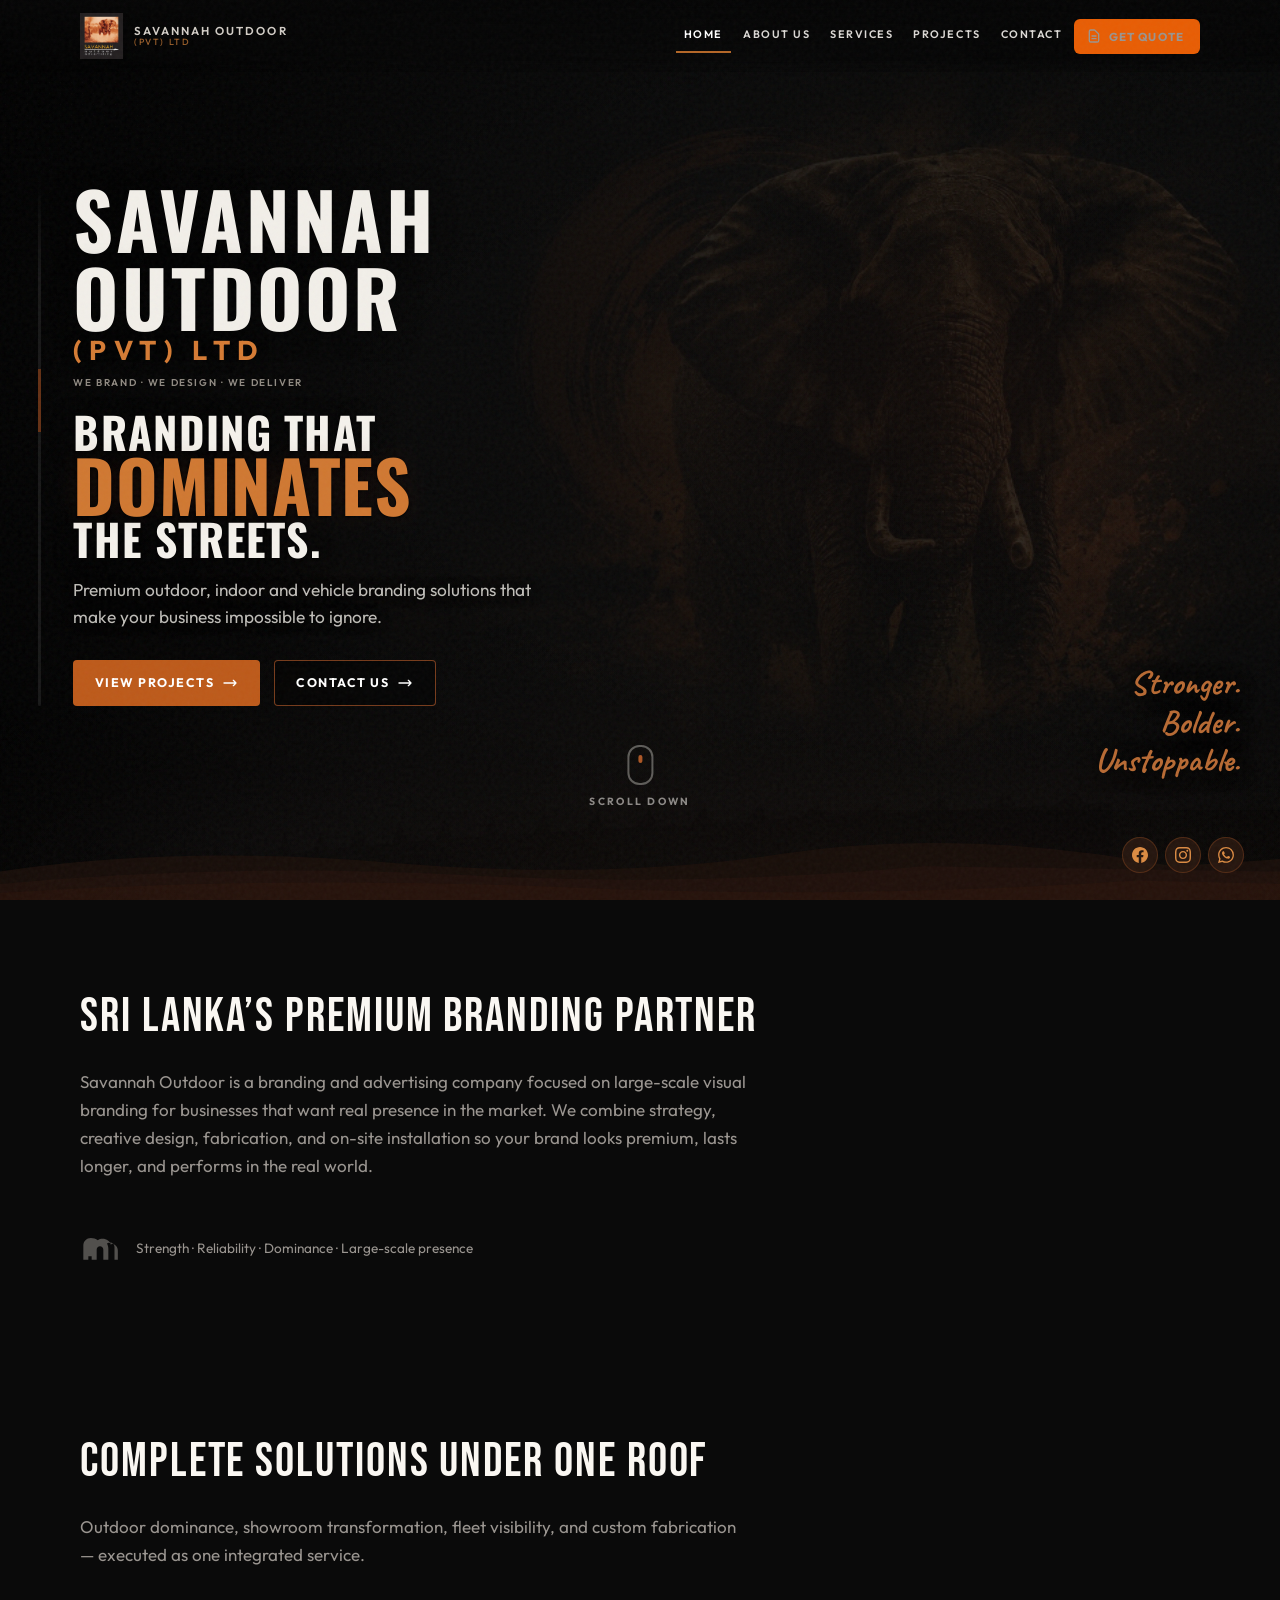
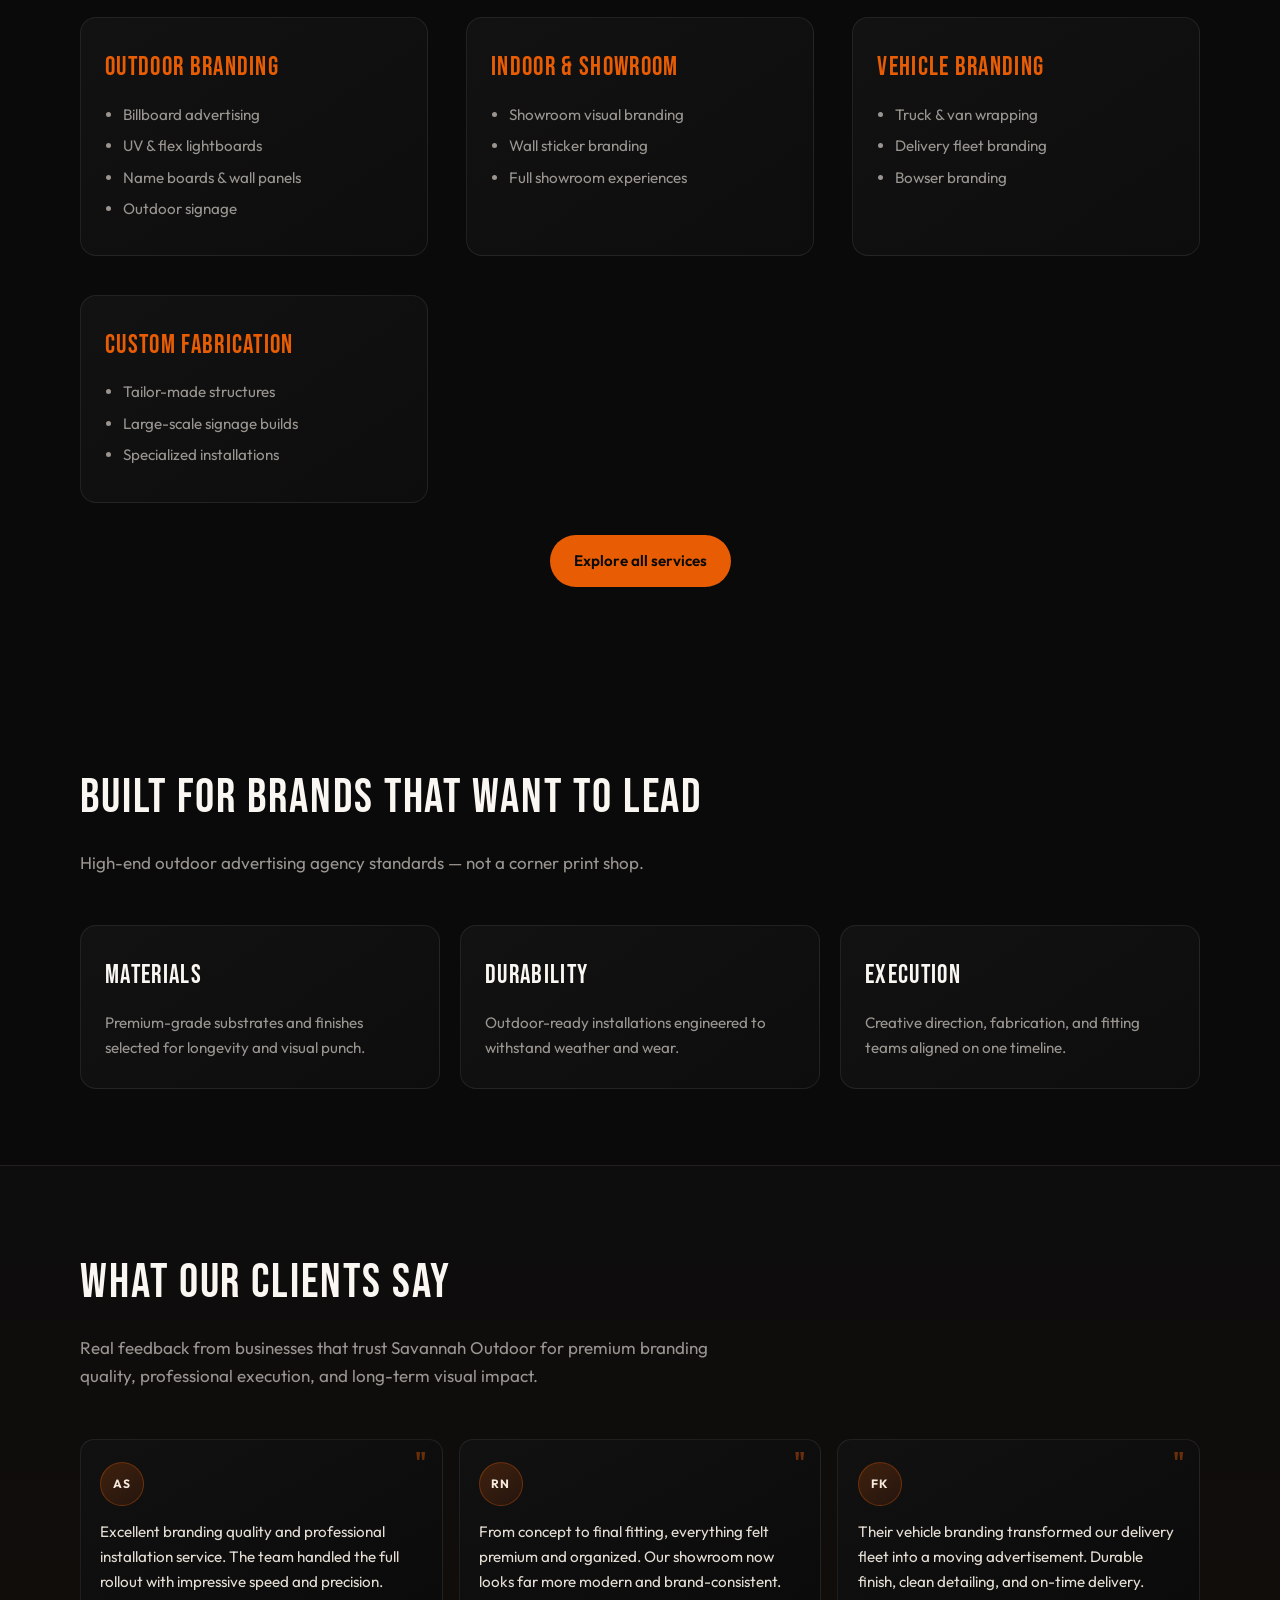
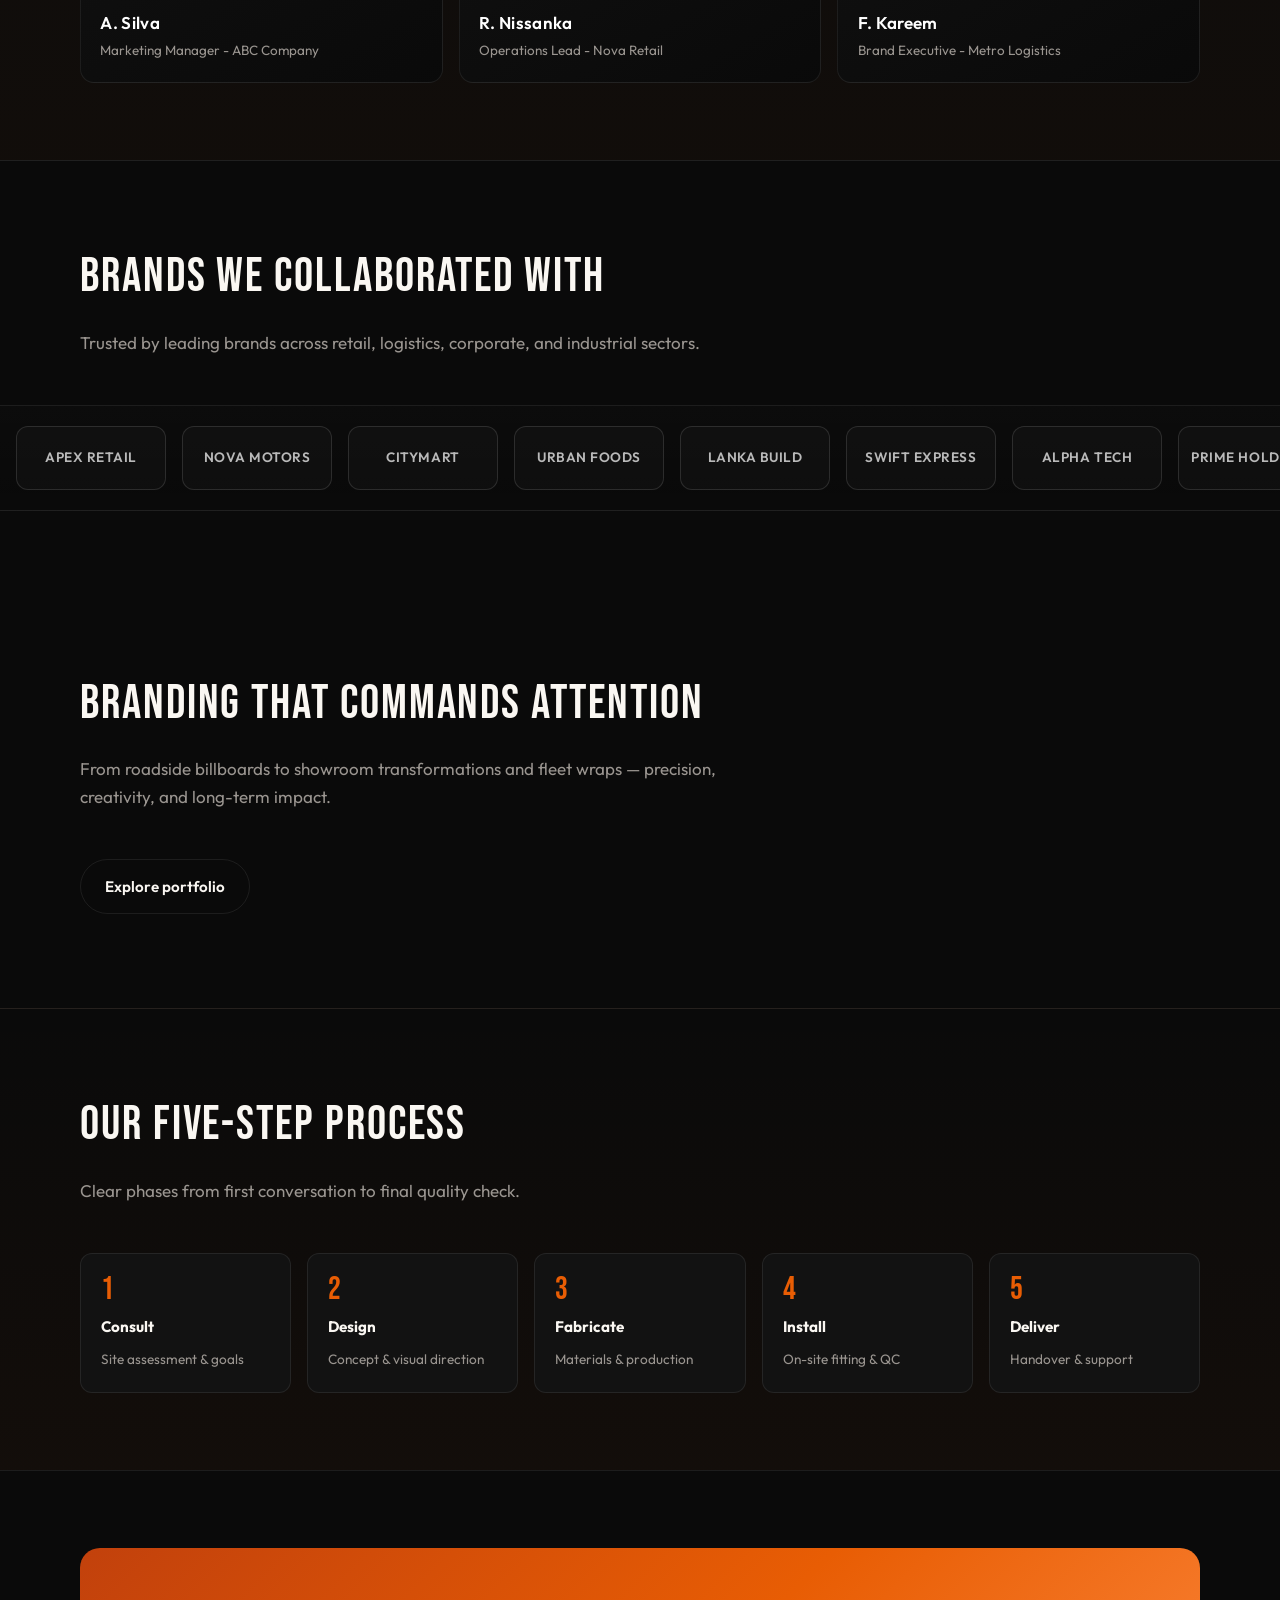
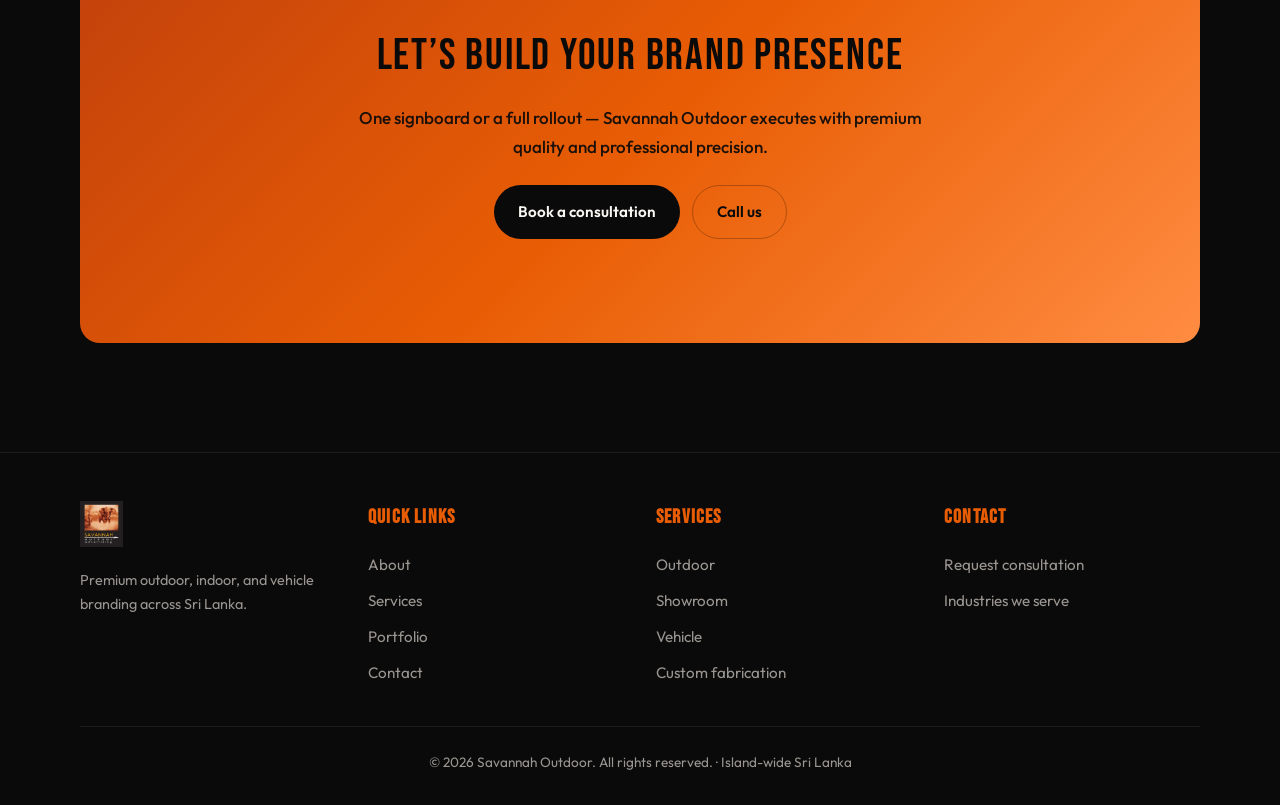
<file: index.html>
<!DOCTYPE html>
<html lang="en">
<head>
  <meta charset="UTF-8" />
  <meta name="viewport" content="width=device-width, initial-scale=1" />
  <link rel="icon" href="assets/logo.png" type="image/png" />
  <title>Savannah Outdoor | Premium Branding &amp; Advertising — Sri Lanka</title>
  <meta name="description" content="Savannah Outdoor delivers premium outdoor, indoor, and vehicle branding across Sri Lanka — design, fabrication, and professional installation." />
  <link rel="preconnect" href="https://fonts.googleapis.com" />
  <link rel="preconnect" href="https://fonts.gstatic.com" crossorigin />
  <link href="https://fonts.googleapis.com/css2?family=Bebas+Neue&family=Caveat:wght@600;700&family=Outfit:wght@300;400;500;600;700&family=Oswald:wght@600;700&display=swap" rel="stylesheet" />
  <link rel="stylesheet" href="css/styles.css" />
  <link rel="stylesheet" href="css/home.css" />
</head>
<body class="page-home">
  <header class="site-header">
    <div class="wrap">
      <a href="index.html" class="logo logo--home-brand" aria-label="Savannah Outdoor home">
        <img src="assets/logo.png" alt="Savannah Outdoor (PVT) LTD logo" class="logo-img" width="140" height="187" decoding="async" fetchpriority="high" />
        <span class="logo-brandtext">
          <strong>Savannah Outdoor</strong>
          <span>(PVT) LTD</span>
        </span>
      </a>
      <button type="button" class="menu-toggle" aria-label="Open menu" aria-expanded="false">
        <svg xmlns="http://www.w3.org/2000/svg" fill="none" viewBox="0 0 24 24" stroke="currentColor" stroke-width="2"><path stroke-linecap="round" d="M4 7h16M4 12h16M4 17h16"/></svg>
      </button>
      <nav class="nav-main" aria-label="Primary">
        <a href="index.html" aria-current="page">Home</a>
        <a href="about.html">About us</a>
        <a href="services.html">Services</a>
        <a href="portfolio.html">Projects</a>
        <a href="contact.html">Contact</a>
        <a href="contact.html" class="nav-cta nav-cta--quote">
          <svg class="nav-cta__ico" xmlns="http://www.w3.org/2000/svg" fill="none" viewBox="0 0 24 24" stroke="currentColor" stroke-width="2" aria-hidden="true"><path stroke-linecap="round" stroke-linejoin="round" d="M9 12h6m-6 4h6m2 5H7a2 2 0 01-2-2V5a2 2 0 012-2h5.586a1 1 0 01.707.293l5.414 5.414a1 1 0 01.293.707V19a2 2 0 01-2 2z"/></svg>
          <span>Get quote</span>
        </a>
      </nav>
    </div>
  </header>

  <main>
    <section class="hero-cinematic" aria-label="Introduction">
      <div class="hero-cinematic__layers" aria-hidden="true">
        <div class="hero-cinematic__layer hero-cinematic__layer--base"></div>
        <div class="hero-cinematic__layer hero-cinematic__layer--photo"></div>
        <div class="hero-cinematic__layer hero-cinematic__layer--wash"></div>
        <div class="hero-cinematic__layer hero-cinematic__layer--vignette"></div>
        <div class="hero-cinematic__layer hero-cinematic__layer--brush-ring"></div>
        <div class="hero-cinematic__layer hero-cinematic__layer--smoke"></div>
        <div class="hero-cinematic__layer hero-cinematic__layer--grain"></div>
        <div class="hero-cinematic__layer hero-cinematic__layer--dots"></div>
        <div class="hero-cinematic__layer hero-cinematic__layer--trees">
          <svg class="hero-cinematic__trees-svg" xmlns="http://www.w3.org/2000/svg" viewBox="0 0 1200 160" preserveAspectRatio="xMidYMax meet" aria-hidden="true">
            <path d="M0,160 L0,118 L18,118 L22,95 L35,118 L55,112 L62,88 L72,115 L95,108 L100,82 L112,110 L140,105 L148,75 L158,102 L185,98 L195,72 L205,96 L232,92 L240,68 L252,90 L285,88 L295,62 L305,86 L340,84 L352,58 L362,82 L400,80 L412,55 L422,78 L465,76 L478,52 L488,74 L530,72 L545,48 L555,70 L595,68 L612,45 L622,66 L665,65 L682,42 L692,62 L735,60 L752,38 L762,58 L805,56 L825,35 L835,54 L880,52 L902,32 L912,50 L958,48 L982,28 L992,46 L1040,44 L1068,25 L1078,42 L1125,40 L1155,22 L1165,38 L1200,36 L1200,160 Z" />
            <path opacity="0.65" d="M0,160 L0,132 L25,128 L32,108 L48,125 L75,120 L82,100 L95,118 L125,115 L132,92 L148,112 L178,108 L188,88 L200,105 L232,102 L242,85 L255,100 L288,98 L298,82 L312,95 L348,93 L362,78 L375,90 L412,88 L428,72 L438,85 L478,84 L498,70 L508,82 L548,80 L568,65 L578,78 L618,76 L642,62 L652,74 L698,72 L722,58 L732,70 L778,68 L805,55 L815,66 L862,64 L892,52 L902,62 L952,60 L985,50 L995,58 L1045,56 L1078,48 L1088,54 L1140,52 L1175,45 L1185,50 L1200,48 L1200,160 Z" />
          </svg>
        </div>
      </div>
      <div class="hero-cinematic__inner">
        <div class="hero-cinematic__grid">
          <div class="hero-cinematic__rail" aria-hidden="true"></div>
          <div class="hero-cinematic__copy">
            <p class="hero-cinematic__brandtitle">
              <span class="hero-cinematic__brand-main">Savannah Outdoor</span>
              <span class="hero-cinematic__brand-sub">(PVT) LTD</span>
            </p>
            <p class="hero-cinematic__kicker">We brand · We design · We deliver</p>
            <h1 class="hero-cinematic__title">
              <span class="hero-cinematic__title-line">Branding that</span>
              <span class="hero-cinematic__title-line hero-cinematic__title-line--accent">dominates</span>
              <span class="hero-cinematic__title-line">the streets.</span>
            </h1>
            <p class="hero-cinematic__lead">Premium outdoor, indoor and vehicle branding solutions that make your business impossible to ignore.</p>
            <div class="hero-cinematic__actions">
              <a href="portfolio.html" class="btn btn-primary btn-arrow">
                View projects
                <svg xmlns="http://www.w3.org/2000/svg" fill="none" viewBox="0 0 24 24" stroke="currentColor" stroke-width="2" aria-hidden="true"><path stroke-linecap="round" stroke-linejoin="round" d="M17 8l4 4m0 0l-4 4m4-4H3"/></svg>
              </a>
              <a href="contact.html" class="btn btn-ghost btn-arrow">
                Contact us
                <svg xmlns="http://www.w3.org/2000/svg" fill="none" viewBox="0 0 24 24" stroke="currentColor" stroke-width="2" aria-hidden="true"><path stroke-linecap="round" stroke-linejoin="round" d="M17 8l4 4m0 0l-4 4m4-4H3"/></svg>
              </a>
            </div>
          </div>
        </div>
      </div>
      <p class="hero-cinematic__script">Stronger. Bolder. Unstoppable.</p>
      <ul class="hero-cinematic__social" aria-label="Social media">
        <li>
          <a href="https://www.facebook.com/" target="_blank" rel="noopener noreferrer" aria-label="Facebook">
            <svg xmlns="http://www.w3.org/2000/svg" viewBox="0 0 24 24" fill="currentColor" aria-hidden="true"><path d="M24 12.073c0-6.627-5.373-12-12-12s-12 5.373-12 12c0 5.99 4.388 10.954 10.125 11.854v-8.385H7.078v-3.47h3.047V9.43c0-3.007 1.792-4.669 4.533-4.669 1.312 0 2.686.235 2.686.235v2.953H15.83c-1.491 0-1.956.925-1.956 1.874v2.25h3.328l-.532 3.47h-2.796v8.385C19.612 23.027 24 18.062 24 12.073z"/></svg>
          </a>
        </li>
        <li>
          <a href="https://www.instagram.com/" target="_blank" rel="noopener noreferrer" aria-label="Instagram">
            <svg xmlns="http://www.w3.org/2000/svg" viewBox="0 0 24 24" fill="currentColor" aria-hidden="true"><path d="M12 2.163c3.204 0 3.584.012 4.85.07 3.252.148 4.771 1.691 4.919 4.919.058 1.265.069 1.645.069 4.849 0 3.205-.012 3.584-.069 4.849-.149 3.225-1.664 4.771-4.919 4.919-1.266.058-1.644.07-4.85.07-3.204 0-3.584-.012-4.849-.07-3.26-.149-4.771-1.699-4.919-4.92-.058-1.265-.07-1.644-.07-4.849 0-3.204.013-3.583.07-4.849.149-3.227 1.664-4.771 4.919-4.919 1.266-.057 1.645-.069 4.849-.069zm0-2.163c-3.259 0-3.667.014-4.947.072-4.358.2-6.78 2.618-6.98 6.98-.059 1.281-.073 1.689-.073 4.948 0 3.259.014 3.668.072 4.948.2 4.358 2.618 6.78 6.98 6.98 1.281.058 1.689.072 4.948.072 3.259 0 3.668-.014 4.948-.072 4.354-.2 6.782-2.618 6.979-6.98.059-1.28.073-1.689.073-4.948 0-3.259-.014-3.667-.072-4.947-.196-4.354-2.617-6.78-6.979-6.98-1.281-.059-1.69-.073-4.949-.073zm0 5.838c-3.403 0-6.162 2.759-6.162 6.162s2.759 6.163 6.162 6.163 6.162-2.759 6.162-6.163c0-3.403-2.759-6.162-6.162-6.162zm0 10.162c-2.209 0-4-1.79-4-4 0-2.209 1.791-4 4-4s4 1.791 4 4c0 2.21-1.791 4-4 4zm6.406-11.845c-.796 0-1.441.645-1.441 1.44s.645 1.44 1.441 1.44c.795 0 1.439-.645 1.439-1.44s-.644-1.44-1.439-1.44z"/></svg>
          </a>
        </li>
        <li>
          <a href="https://wa.me/940000000000" target="_blank" rel="noopener noreferrer" aria-label="WhatsApp">
            <svg xmlns="http://www.w3.org/2000/svg" viewBox="0 0 24 24" fill="currentColor" aria-hidden="true"><path d="M17.472 14.382c-.297-.149-1.758-.867-2.03-.967-.273-.099-.471-.148-.67.15-.197.297-.767.966-.94 1.164-.173.199-.347.223-.644.075-.297-.15-1.255-.463-2.39-1.475-.883-.788-1.48-1.761-1.653-2.059-.173-.297-.018-.458.13-.606.134-.133.298-.347.446-.52.149-.174.198-.298.298-.497.099-.198.05-.371-.025-.52-.075-.149-.669-1.612-.916-2.207-.242-.579-.487-.5-.669-.51-.173-.008-.371-.01-.57-.01-.198 0-.52.074-.792.372-.272.297-1.04 1.016-1.04 2.479 0 1.462 1.065 2.875 1.213 3.074.149.198 2.096 3.2 5.077 4.487.709.306 1.262.489 1.694.625.712.227 1.36.195 1.871.118.571-.085 1.758-.719 2.006-1.413.248-.694.248-1.289.173-1.413-.074-.124-.272-.198-.57-.347m-5.421 7.403h-.004a9.87 9.87 0 01-5.031-1.378l-.361-.214-3.741.982.998-3.648-.235-.374a9.86 9.86 0 01-1.51-5.26c.001-5.45 4.436-9.884 9.888-9.884 2.64 0 5.122 1.03 6.988 2.898a9.825 9.825 0 012.893 6.994c-.003 5.45-4.435 9.884-9.885 9.884m8.413-18.297A11.815 11.815 0 0012.05 0C5.495 0 .16 5.335.157 11.892c0 2.096.547 4.142 1.588 5.945L.057 24l6.305-1.654a11.882 11.882 0 005.683 1.448h.005c6.554 0 11.89-5.335 11.893-11.893a11.821 11.821 0 00-3.48-8.413z"/></svg>
          </a>
        </li>
      </ul>
      <a href="#who" class="hero-cinematic__scroll">
        <span class="hero-cinematic__mouse" aria-hidden="true"></span>
        <span>Scroll down</span>
      </a>
      <div class="hero-cinematic__brush" aria-hidden="true">
        <svg xmlns="http://www.w3.org/2000/svg" viewBox="0 0 1440 90" preserveAspectRatio="none" focusable="false">
          <path fill="#1a0f0a" d="M0,58 Q200,28 440,48 T880,38 T1320,52 L1440,44 L1440,90 L0,90 Z"/>
          <path fill="#2a1510" opacity="0.55" d="M0,72 Q260,48 520,62 T1040,52 L1440,58 L1440,90 L0,90 Z"/>
          <path fill="#3d1c0c" opacity="0.28" d="M0,82 Q320,62 640,76 T1280,68 L1440,72 L1440,90 L0,90 Z"/>
        </svg>
      </div>
    </section>

    <section id="who">
      <div class="wrap">
        <div class="section-head">
          <h2>Sri Lanka’s premium branding partner</h2>
          <p>Savannah Outdoor is a branding and advertising company focused on large-scale visual branding for businesses that want real presence in the market. We combine strategy, creative design, fabrication, and on-site installation so your brand looks premium, lasts longer, and performs in the real world.</p>
        </div>
        <div class="elephant-line">
          <svg width="40" height="40" viewBox="0 0 24 24" fill="currentColor" aria-hidden="true"><path d="M18.5 10c-.5-2-2.5-3.5-5-3.5-1 0-2 .3-2.8.8C9.5 6.5 8 6 6.5 6 4 6 2 8 2 10.5V19h3v-2h2v2h3v-6c0-1.1.9-2 2-2s2 .9 2 2v6h3v-6.5c0-1.2-.3-2.3-.8-3.2.5-.4 1.2-.6 1.8-.6 1.5 0 2.7 1.2 2.7 2.7V19h2v-5.5c0-2-1.5-3.7-3.5-4z"/></svg>
          <span>Strength · Reliability · Dominance · Large-scale presence</span>
        </div>
      </div>
    </section>

    <section id="services-preview">
      <div class="wrap">
        <div class="section-head">
          <h2>Complete solutions under one roof</h2>
          <p>Outdoor dominance, showroom transformation, fleet visibility, and custom fabrication — executed as one integrated service.</p>
        </div>
        <div class="grid-2">
          <article class="card">
            <h3>Outdoor branding</h3>
            <ul>
              <li>Billboard advertising</li>
              <li>UV &amp; flex lightboards</li>
              <li>Name boards &amp; wall panels</li>
              <li>Outdoor signage</li>
            </ul>
          </article>
          <article class="card">
            <h3>Indoor &amp; showroom</h3>
            <ul>
              <li>Showroom visual branding</li>
              <li>Wall sticker branding</li>
              <li>Full showroom experiences</li>
            </ul>
          </article>
          <article class="card">
            <h3>Vehicle branding</h3>
            <ul>
              <li>Truck &amp; van wrapping</li>
              <li>Delivery fleet branding</li>
              <li>Bowser branding</li>
            </ul>
          </article>
          <article class="card">
            <h3>Custom fabrication</h3>
            <ul>
              <li>Tailor-made structures</li>
              <li>Large-scale signage builds</li>
              <li>Specialized installations</li>
            </ul>
          </article>
        </div>
        <p class="section-cta">
          <a href="services.html" class="btn btn-primary">Explore all services</a>
        </p>
      </div>
    </section>

    <section class="pillars">
      <div class="wrap">
        <div class="section-head">
          <h2>Built for brands that want to lead</h2>
          <p>High-end outdoor advertising agency standards — not a corner print shop.</p>
        </div>
        <div class="grid-3">
          <article class="card">
            <h3>Materials</h3>
            <p>Premium-grade substrates and finishes selected for longevity and visual punch.</p>
          </article>
          <article class="card">
            <h3>Durability</h3>
            <p>Outdoor-ready installations engineered to withstand weather and wear.</p>
          </article>
          <article class="card">
            <h3>Execution</h3>
            <p>Creative direction, fabrication, and fitting teams aligned on one timeline.</p>
          </article>
        </div>
      </div>
    </section>

    <section class="testimonials">
      <div class="wrap">
        <div class="section-head">
          <h2>What Our Clients Say</h2>
          <p>Real feedback from businesses that trust Savannah Outdoor for premium branding quality, professional execution, and long-term visual impact.</p>
        </div>
        <div class="testimonials-grid">
          <article class="testimonial-card">
            <span class="testimonial-quote" aria-hidden="true">"</span>
            <div class="testimonial-profile" aria-hidden="true">AS</div>
            <p class="testimonial-text">Excellent branding quality and professional installation service. The team handled the full rollout with impressive speed and precision.</p>
            <p class="testimonial-name">A. Silva</p>
            <p class="testimonial-role">Marketing Manager - ABC Company</p>
          </article>
          <article class="testimonial-card">
            <span class="testimonial-quote" aria-hidden="true">"</span>
            <div class="testimonial-profile" aria-hidden="true">RN</div>
            <p class="testimonial-text">From concept to final fitting, everything felt premium and organized. Our showroom now looks far more modern and brand-consistent.</p>
            <p class="testimonial-name">R. Nissanka</p>
            <p class="testimonial-role">Operations Lead - Nova Retail</p>
          </article>
          <article class="testimonial-card">
            <span class="testimonial-quote" aria-hidden="true">"</span>
            <div class="testimonial-profile" aria-hidden="true">FK</div>
            <p class="testimonial-text">Their vehicle branding transformed our delivery fleet into a moving advertisement. Durable finish, clean detailing, and on-time delivery.</p>
            <p class="testimonial-name">F. Kareem</p>
            <p class="testimonial-role">Brand Executive - Metro Logistics</p>
          </article>
        </div>
      </div>
    </section>

    <section class="brands">
      <div class="wrap">
        <div class="section-head">
          <h2>Brands We Collaborated With</h2>
          <p>Trusted by leading brands across retail, logistics, corporate, and industrial sectors.</p>
        </div>
      </div>
      <div class="brands-marquee" aria-label="Brand logos">
        <div class="brands-track">
          <div class="brand-logo">Apex Retail</div>
          <div class="brand-logo">Nova Motors</div>
          <div class="brand-logo">CityMart</div>
          <div class="brand-logo">Urban Foods</div>
          <div class="brand-logo">Lanka Build</div>
          <div class="brand-logo">Swift Express</div>
          <div class="brand-logo">Alpha Tech</div>
          <div class="brand-logo">Prime Holdings</div>
          <div class="brand-logo">Apex Retail</div>
          <div class="brand-logo">Nova Motors</div>
          <div class="brand-logo">CityMart</div>
          <div class="brand-logo">Urban Foods</div>
          <div class="brand-logo">Lanka Build</div>
          <div class="brand-logo">Swift Express</div>
          <div class="brand-logo">Alpha Tech</div>
          <div class="brand-logo">Prime Holdings</div>
        </div>
      </div>
    </section>

    <section id="portfolio-preview">
      <div class="wrap">
        <div class="section-head">
          <h2>Branding that commands attention</h2>
          <p>From roadside billboards to showroom transformations and fleet wraps — precision, creativity, and long-term impact.</p>
        </div>
        <p><a href="portfolio.html" class="btn btn-ghost">Explore portfolio</a></p>
      </div>
    </section>

    <section class="process">
      <div class="wrap">
        <div class="section-head">
          <h2>Our five-step process</h2>
          <p>Clear phases from first conversation to final quality check.</p>
        </div>
        <div class="steps">
          <div class="step"><strong>Consult</strong><span>Site assessment &amp; goals</span></div>
          <div class="step"><strong>Design</strong><span>Concept &amp; visual direction</span></div>
          <div class="step"><strong>Fabricate</strong><span>Materials &amp; production</span></div>
          <div class="step"><strong>Install</strong><span>On-site fitting &amp; QC</span></div>
          <div class="step"><strong>Deliver</strong><span>Handover &amp; support</span></div>
        </div>
      </div>
    </section>

    <section>
      <div class="wrap cta-band">
        <h2>Let’s build your brand presence</h2>
        <p>One signboard or a full rollout — Savannah Outdoor executes with premium quality and professional precision.</p>
        <div class="hero-actions is-center">
          <a href="contact.html" class="btn btn-primary">Book a consultation</a>
          <a href="contact.html" class="btn btn-ghost">Call us</a>
        </div>
      </div>
    </section>
  </main>

  <footer class="site-footer">
    <div class="wrap footer-grid">
      <div class="footer-brand">
        <a href="index.html" class="logo logo--footer" aria-label="Savannah Outdoor home">
          <img src="assets/logo.png" alt="" class="logo-img logo-img--footer" width="140" height="187" decoding="async" />
        </a>
        <p>Premium outdoor, indoor, and vehicle branding across Sri Lanka.</p>
      </div>
      <div>
        <h4>Quick links</h4>
        <ul>
          <li><a href="about.html">About</a></li>
          <li><a href="services.html">Services</a></li>
          <li><a href="portfolio.html">Portfolio</a></li>
          <li><a href="contact.html">Contact</a></li>
        </ul>
      </div>
      <div>
        <h4>Services</h4>
        <ul>
          <li><a href="services.html#outdoor">Outdoor</a></li>
          <li><a href="services.html#indoor">Showroom</a></li>
          <li><a href="services.html#vehicle">Vehicle</a></li>
          <li><a href="services.html#custom">Custom fabrication</a></li>
        </ul>
      </div>
      <div>
        <h4>Contact</h4>
        <ul>
          <li><a href="contact.html">Request consultation</a></li>
          <li><a href="industries.html">Industries we serve</a></li>
        </ul>
      </div>
    </div>
    <div class="wrap footer-bottom">© 2026 Savannah Outdoor. All rights reserved. · Island-wide Sri Lanka</div>
  </footer>
  <script src="js/main.js"></script>
</body>
</html>
</file>
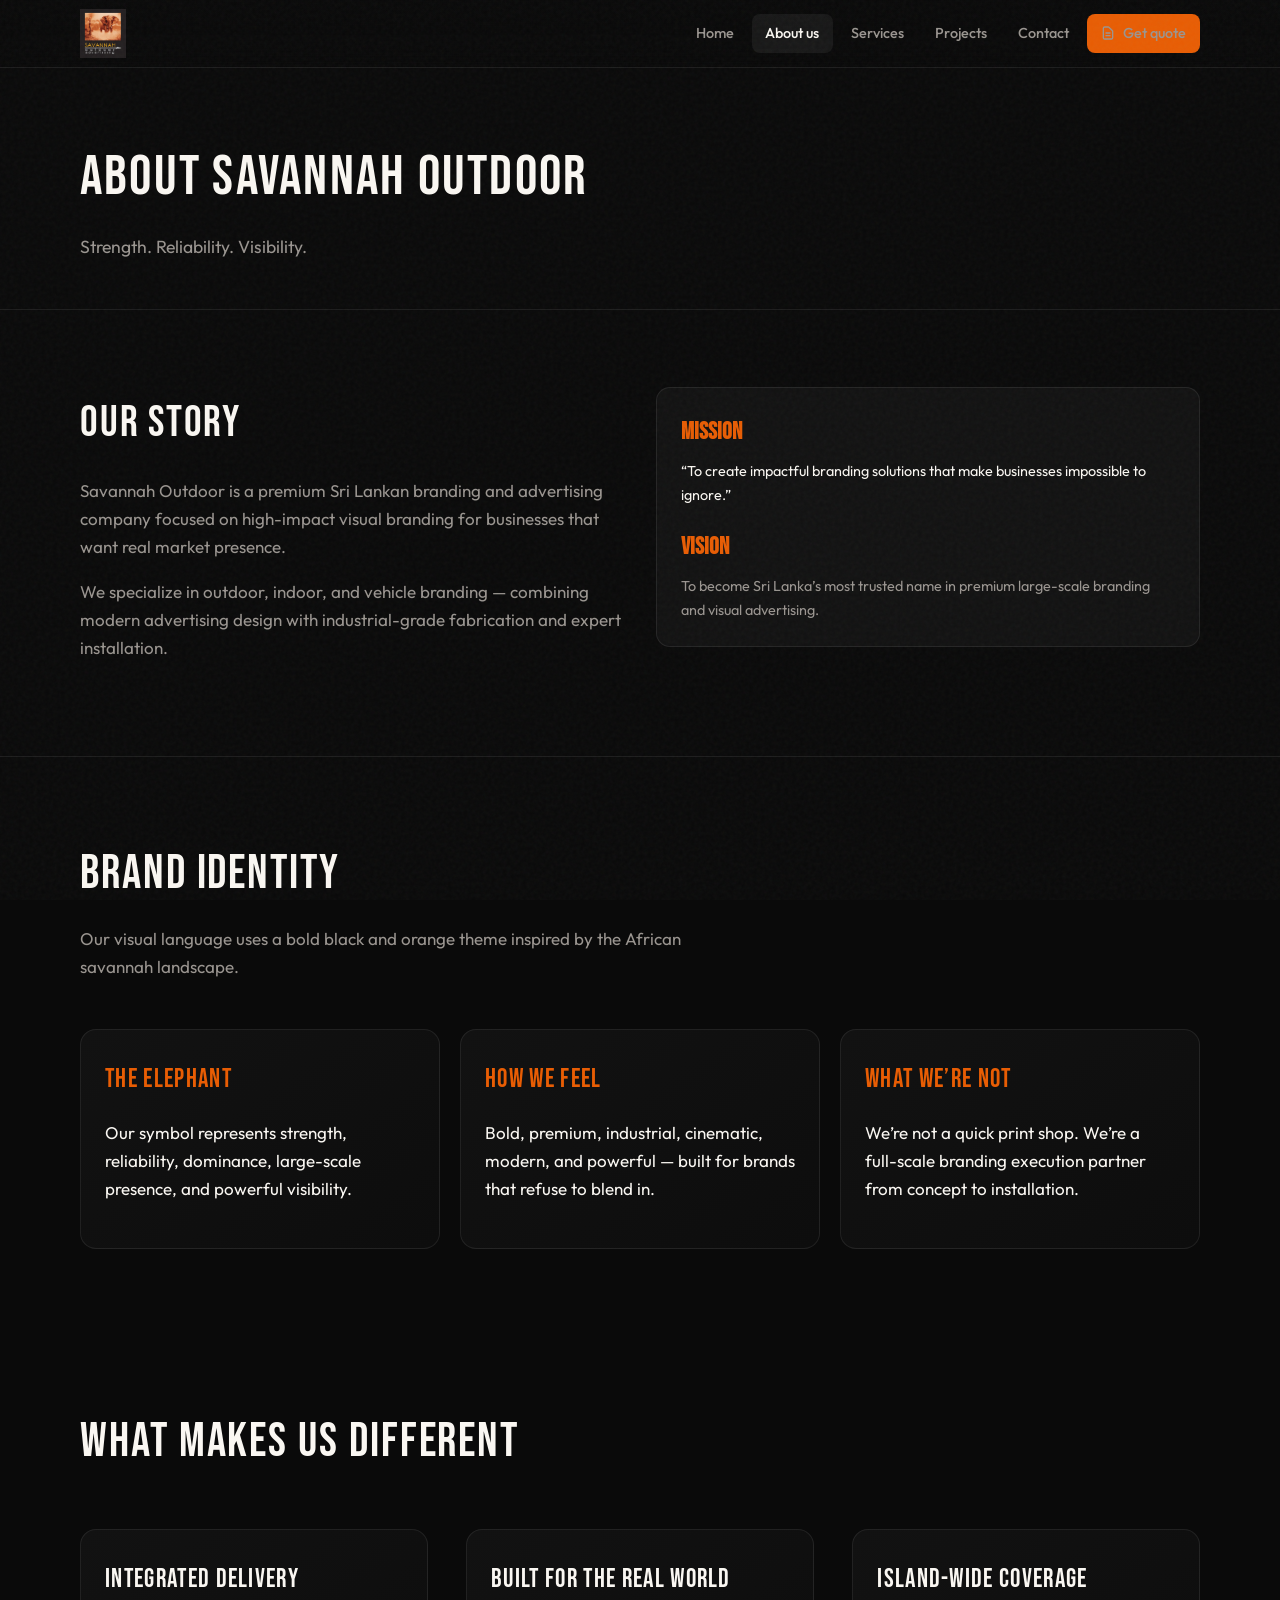
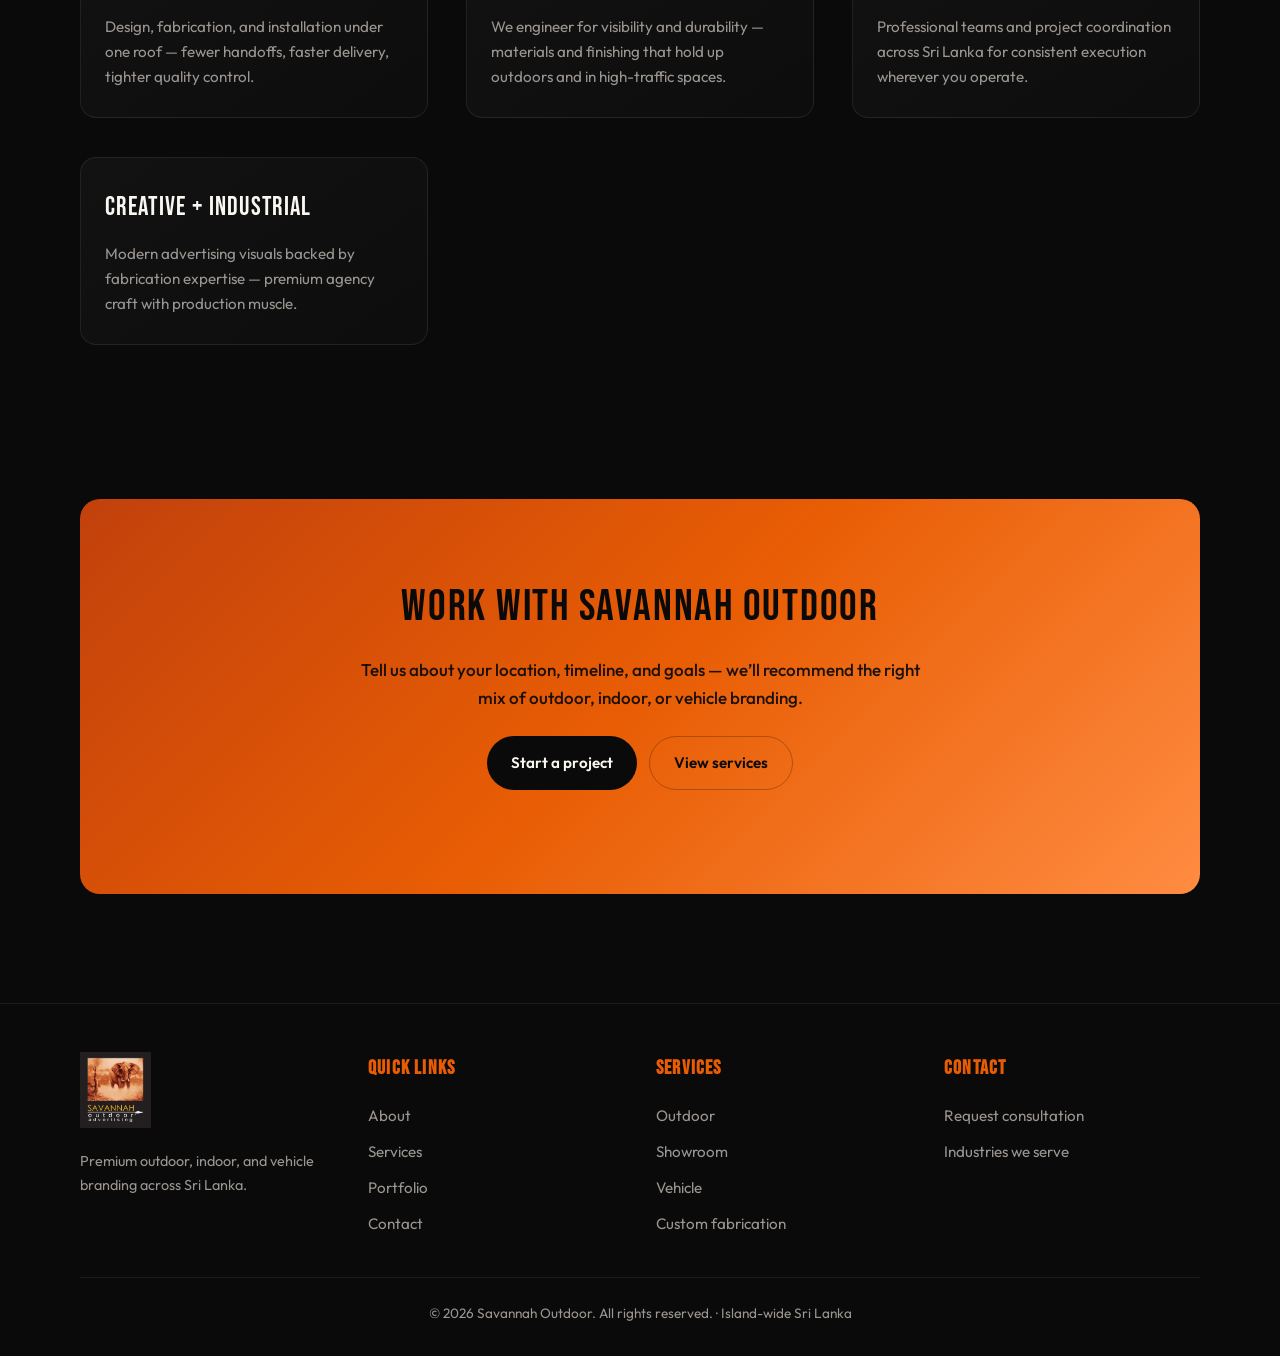
<file: about.html>
<!DOCTYPE html>
<html lang="en">
<head>
  <meta charset="UTF-8" />
  <meta name="viewport" content="width=device-width, initial-scale=1" />
  <link rel="icon" href="assets/logo.png" type="image/png" />
  <title>About Us | Savannah Outdoor — Sri Lanka</title>
  <meta name="description" content="Learn about Savannah Outdoor — premium large-format branding, fabrication, and installation across Sri Lanka." />
  <link rel="preconnect" href="https://fonts.googleapis.com" />
  <link rel="preconnect" href="https://fonts.gstatic.com" crossorigin />
  <link href="https://fonts.googleapis.com/css2?family=Bebas+Neue&family=Outfit:wght@300;400;500;600;700&display=swap" rel="stylesheet" />
  <link rel="stylesheet" href="css/styles.css" />
</head>
<body>
  <header class="site-header">
    <div class="wrap">
      <a href="index.html" class="logo" aria-label="Savannah Outdoor home">
        <img src="assets/logo.png" alt="" class="logo-img" width="140" height="187" decoding="async" />
      </a>
      <button type="button" class="menu-toggle" aria-label="Open menu" aria-expanded="false">
        <svg xmlns="http://www.w3.org/2000/svg" fill="none" viewBox="0 0 24 24" stroke="currentColor" stroke-width="2"><path stroke-linecap="round" d="M4 7h16M4 12h16M4 17h16"/></svg>
      </button>
      <nav class="nav-main" aria-label="Primary">
        <a href="index.html">Home</a>
        <a href="about.html" aria-current="page">About us</a>
        <a href="services.html">Services</a>
        <a href="portfolio.html">Projects</a>
        <a href="contact.html">Contact</a>
        <a href="contact.html" class="nav-cta nav-cta--quote">
          <svg class="nav-cta__ico" xmlns="http://www.w3.org/2000/svg" fill="none" viewBox="0 0 24 24" stroke="currentColor" stroke-width="2" aria-hidden="true"><path stroke-linecap="round" stroke-linejoin="round" d="M9 12h6m-6 4h6m2 5H7a2 2 0 01-2-2V5a2 2 0 012-2h5.586a1 1 0 01.707.293l5.414 5.414a1 1 0 01.293.707V19a2 2 0 01-2 2z"/></svg>
          <span>Get quote</span>
        </a>
      </nav>
    </div>
  </header>

  <main>
    <header class="page-hero">
      <div class="wrap">
        <h1>About Savannah Outdoor</h1>
        <p class="lead">Strength. Reliability. Visibility.</p>
      </div>
    </header>

    <section>
      <div class="wrap split">
        <div class="prose">
          <h2 style="font-family:var(--font-display);font-size:clamp(2rem,4vw,2.75rem);font-weight:400;letter-spacing:.04em;margin:0 0 1rem;color:var(--white)">Our story</h2>
          <p>Savannah Outdoor is a premium Sri Lankan branding and advertising company focused on high-impact visual branding for businesses that want real market presence.</p>
          <p>We specialize in outdoor, indoor, and vehicle branding — combining modern advertising design with industrial-grade fabrication and expert installation.</p>
        </div>
        <div class="stat-block">
          <h3>Mission</h3>
          <p style="color:var(--white);margin-bottom:1.25rem">“To create impactful branding solutions that make businesses impossible to ignore.”</p>
          <h3>Vision</h3>
          <p style="color:var(--muted);margin:0">To become Sri Lanka’s most trusted name in premium large-scale branding and visual advertising.</p>
        </div>
      </div>
    </section>

    <section style="border-top:1px solid var(--border)">
      <div class="wrap">
        <div class="section-head">
          <h2>Brand identity</h2>
          <p>Our visual language uses a bold black and orange theme inspired by the African savannah landscape.</p>
        </div>
        <div class="grid-3">
          <article class="card">
            <h3>The elephant</h3>
            <p>Our symbol represents strength, reliability, dominance, large-scale presence, and powerful visibility.</p>
          </article>
          <article class="card">
            <h3>How we feel</h3>
            <p>Bold, premium, industrial, cinematic, modern, and powerful — built for brands that refuse to blend in.</p>
          </article>
          <article class="card">
            <h3>What we’re not</h3>
            <p>We’re not a quick print shop. We’re a full-scale branding execution partner from concept to installation.</p>
          </article>
        </div>
      </div>
    </section>

    <section class="pillars">
      <div class="wrap">
        <div class="section-head">
          <h2>What makes us different</h2>
        </div>
        <div class="grid-2">
          <article class="card">
            <h3>Integrated delivery</h3>
            <p>Design, fabrication, and installation under one roof — fewer handoffs, faster delivery, tighter quality control.</p>
          </article>
          <article class="card">
            <h3>Built for the real world</h3>
            <p>We engineer for visibility and durability — materials and finishing that hold up outdoors and in high-traffic spaces.</p>
          </article>
          <article class="card">
            <h3>Island-wide coverage</h3>
            <p>Professional teams and project coordination across Sri Lanka for consistent execution wherever you operate.</p>
          </article>
          <article class="card">
            <h3>Creative + industrial</h3>
            <p>Modern advertising visuals backed by fabrication expertise — premium agency craft with production muscle.</p>
          </article>
        </div>
      </div>
    </section>

    <section>
      <div class="wrap cta-band">
        <h2>Work with Savannah Outdoor</h2>
        <p>Tell us about your location, timeline, and goals — we’ll recommend the right mix of outdoor, indoor, or vehicle branding.</p>
        <div class="hero-actions is-center">
          <a href="contact.html" class="btn btn-primary">Start a project</a>
          <a href="services.html" class="btn btn-ghost">View services</a>
        </div>
      </div>
    </section>
  </main>

  <footer class="site-footer">
    <div class="wrap footer-grid">
      <div class="footer-brand">
        <a href="index.html" class="logo logo--footer" aria-label="Savannah Outdoor home">
          <img src="assets/logo.png" alt="" class="logo-img logo-img--footer" width="140" height="187" decoding="async" />
        </a>
        <p>Premium outdoor, indoor, and vehicle branding across Sri Lanka.</p>
      </div>
      <div>
        <h4>Quick links</h4>
        <ul>
          <li><a href="about.html">About</a></li>
          <li><a href="services.html">Services</a></li>
          <li><a href="portfolio.html">Portfolio</a></li>
          <li><a href="contact.html">Contact</a></li>
        </ul>
      </div>
      <div>
        <h4>Services</h4>
        <ul>
          <li><a href="services.html#outdoor">Outdoor</a></li>
          <li><a href="services.html#indoor">Showroom</a></li>
          <li><a href="services.html#vehicle">Vehicle</a></li>
          <li><a href="services.html#custom">Custom fabrication</a></li>
        </ul>
      </div>
      <div>
        <h4>Contact</h4>
        <ul>
          <li><a href="contact.html">Request consultation</a></li>
          <li><a href="industries.html">Industries we serve</a></li>
        </ul>
      </div>
    </div>
    <div class="wrap footer-bottom">© 2026 Savannah Outdoor. All rights reserved. · Island-wide Sri Lanka</div>
  </footer>
  <script src="js/main.js"></script>
</body>
</html>
</file>
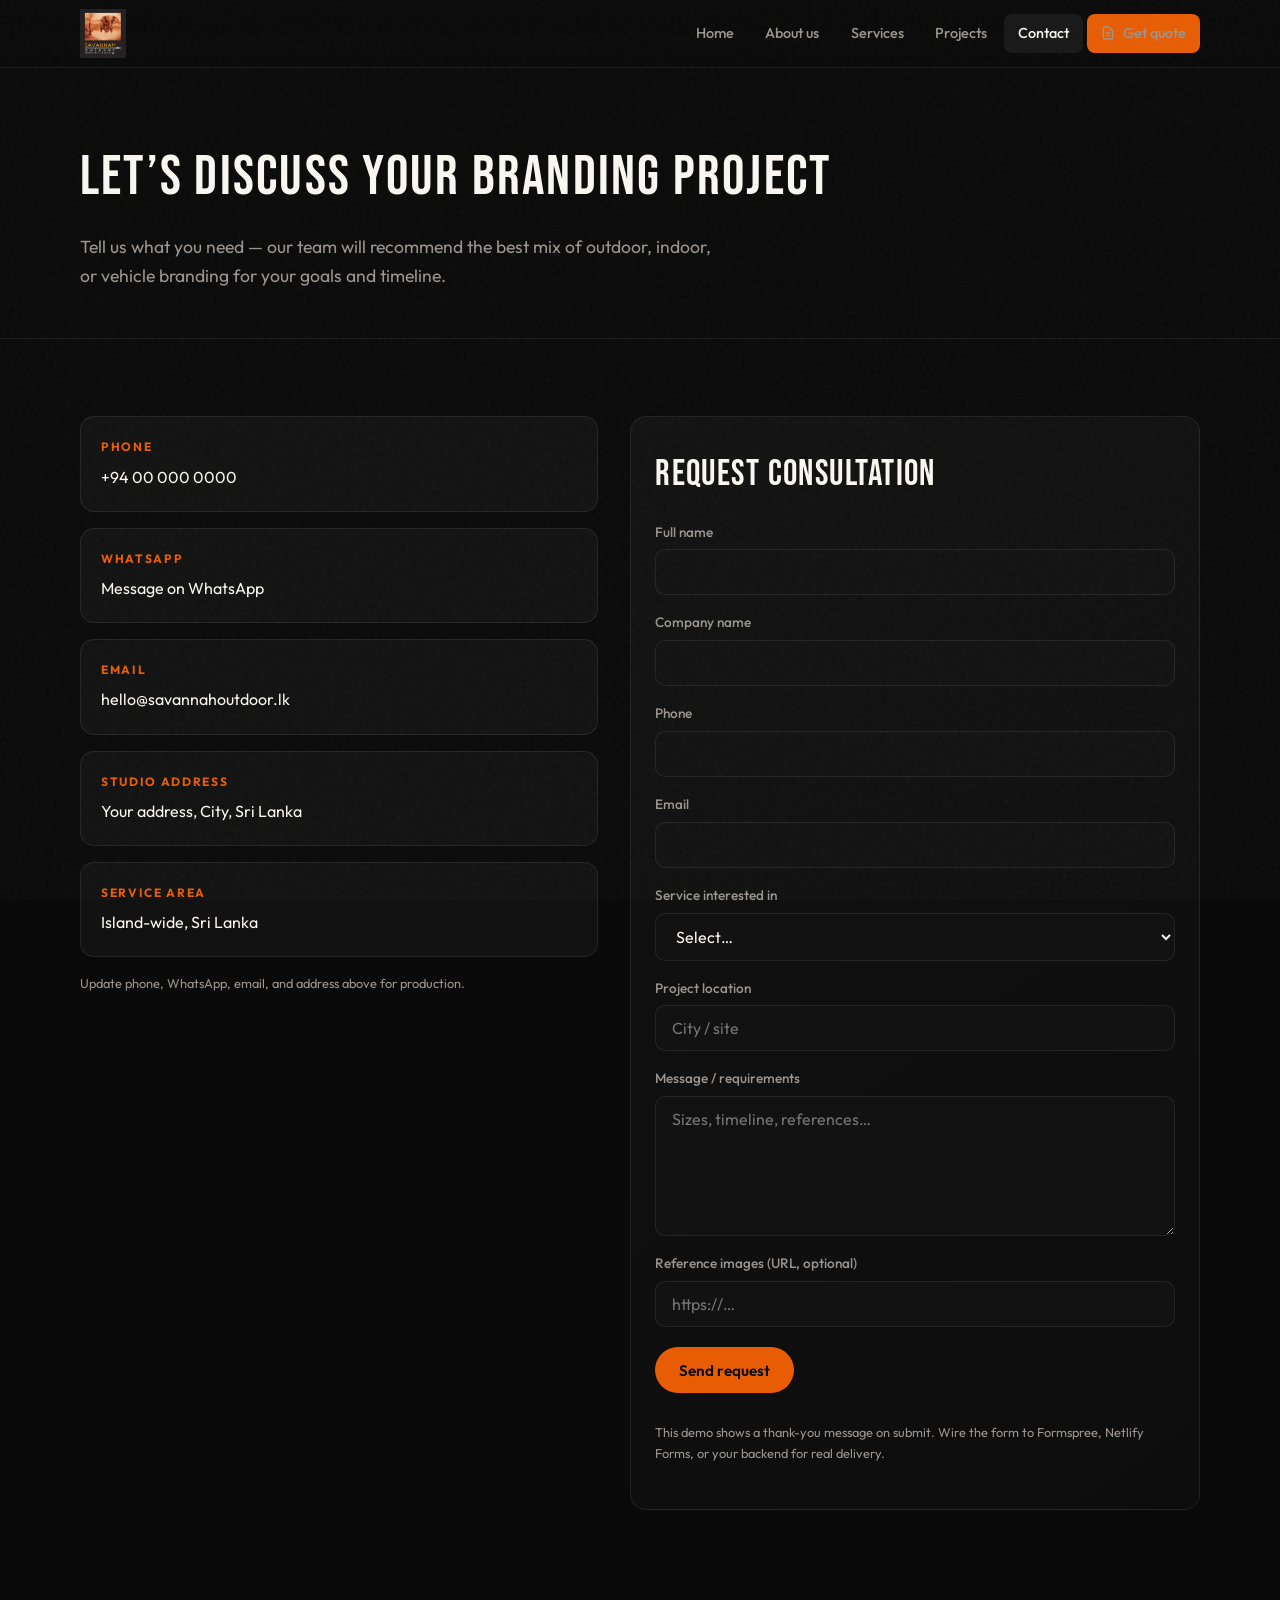
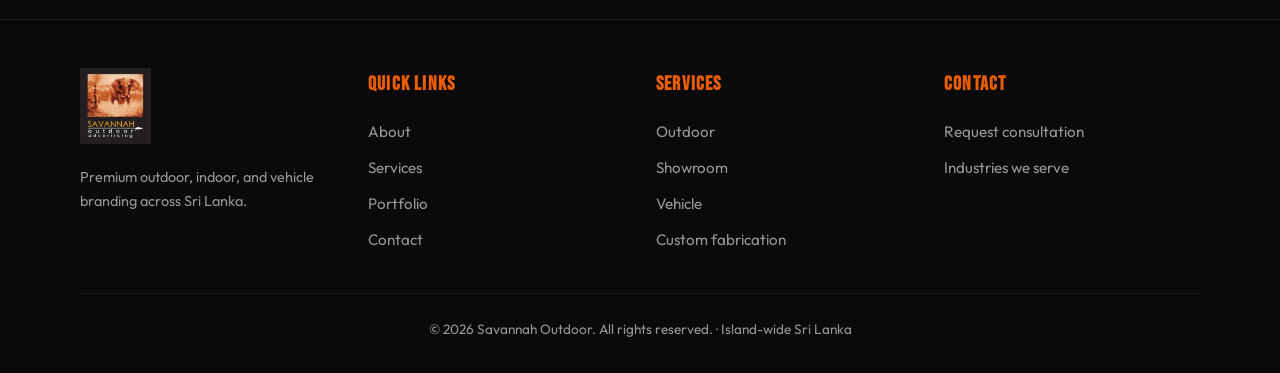
<file: contact.html>
<!DOCTYPE html>
<html lang="en">
<head>
  <meta charset="UTF-8" />
  <meta name="viewport" content="width=device-width, initial-scale=1" />
  <link rel="icon" href="assets/logo.png" type="image/png" />
  <title>Contact | Savannah Outdoor — Book a Consultation</title>
  <meta name="description" content="Contact Savannah Outdoor for outdoor, showroom, and vehicle branding in Sri Lanka — consultations and quotations." />
  <link rel="preconnect" href="https://fonts.googleapis.com" />
  <link rel="preconnect" href="https://fonts.gstatic.com" crossorigin />
  <link href="https://fonts.googleapis.com/css2?family=Bebas+Neue&family=Outfit:wght@300;400;500;600;700&display=swap" rel="stylesheet" />
  <link rel="stylesheet" href="css/styles.css" />
</head>
<body>
  <header class="site-header">
    <div class="wrap">
      <a href="index.html" class="logo" aria-label="Savannah Outdoor home">
        <img src="assets/logo.png" alt="" class="logo-img" width="140" height="187" decoding="async" />
      </a>
      <button type="button" class="menu-toggle" aria-label="Open menu" aria-expanded="false">
        <svg xmlns="http://www.w3.org/2000/svg" fill="none" viewBox="0 0 24 24" stroke="currentColor" stroke-width="2"><path stroke-linecap="round" d="M4 7h16M4 12h16M4 17h16"/></svg>
      </button>
      <nav class="nav-main" aria-label="Primary">
        <a href="index.html">Home</a>
        <a href="about.html">About us</a>
        <a href="services.html">Services</a>
        <a href="portfolio.html">Projects</a>
        <a href="contact.html" aria-current="page">Contact</a>
        <a href="contact.html" class="nav-cta nav-cta--quote">
          <svg class="nav-cta__ico" xmlns="http://www.w3.org/2000/svg" fill="none" viewBox="0 0 24 24" stroke="currentColor" stroke-width="2" aria-hidden="true"><path stroke-linecap="round" stroke-linejoin="round" d="M9 12h6m-6 4h6m2 5H7a2 2 0 01-2-2V5a2 2 0 012-2h5.586a1 1 0 01.707.293l5.414 5.414a1 1 0 01.293.707V19a2 2 0 01-2 2z"/></svg>
          <span>Get quote</span>
        </a>
      </nav>
    </div>
  </header>

  <main>
    <header class="page-hero">
      <div class="wrap">
        <h1>Let’s discuss your branding project</h1>
        <p class="lead">Tell us what you need — our team will recommend the best mix of outdoor, indoor, or vehicle branding for your goals and timeline.</p>
      </div>
    </header>

    <section>
      <div class="wrap contact-grid">
        <div class="contact-info">
          <div class="contact-item">
            <strong>Phone</strong>
            <a href="tel:+94000000000">+94 00 000 0000</a>
          </div>
          <div class="contact-item">
            <strong>WhatsApp</strong>
            <a href="https://wa.me/940000000000" target="_blank" rel="noopener noreferrer">Message on WhatsApp</a>
          </div>
          <div class="contact-item">
            <strong>Email</strong>
            <a href="mailto:hello@savannahoutdoor.lk">hello@savannahoutdoor.lk</a>
          </div>
          <div class="contact-item">
            <strong>Studio address</strong>
            <span>Your address, City, Sri Lanka</span>
          </div>
          <div class="contact-item">
            <strong>Service area</strong>
            <span>Island-wide, Sri Lanka</span>
          </div>
          <p class="form-note" style="margin:0">Update phone, WhatsApp, email, and address above for production.</p>
        </div>

        <div class="card" style="padding:1.75rem 1.5rem 2rem">
            <h2 class="form-card-title">Request consultation</h2>
          <form class="form contact-form" action="#" method="post" novalidate>
            <p class="form-status" hidden role="status"></p>
            <label> Full name <input type="text" name="name" required autocomplete="name" /> </label>
            <label> Company name <input type="text" name="company" autocomplete="organization" /> </label>
            <label> Phone <input type="tel" name="phone" required autocomplete="tel" /> </label>
            <label> Email <input type="email" name="email" required autocomplete="email" /> </label>
            <label>
              Service interested in
              <select name="service" required>
                <option value="">Select…</option>
                <option>Outdoor branding</option>
                <option>Indoor / showroom branding</option>
                <option>Vehicle branding</option>
                <option>Custom fabrication</option>
                <option>Multiple / not sure</option>
              </select>
            </label>
            <label> Project location <input type="text" name="location" placeholder="City / site" /> </label>
            <label> Message / requirements <textarea name="message" required placeholder="Sizes, timeline, references…"></textarea> </label>
            <label> Reference images (URL, optional) <input type="url" name="refs" placeholder="https://…" /> </label>
            <button type="submit" class="btn btn-primary">Send request</button>
            <p class="form-note">This demo shows a thank-you message on submit. Wire the form to Formspree, Netlify Forms, or your backend for real delivery.</p>
          </form>
        </div>
      </div>
    </section>
  </main>

  <footer class="site-footer">
    <div class="wrap footer-grid">
      <div class="footer-brand">
        <a href="index.html" class="logo logo--footer" aria-label="Savannah Outdoor home">
          <img src="assets/logo.png" alt="" class="logo-img logo-img--footer" width="140" height="187" decoding="async" />
        </a>
        <p>Premium outdoor, indoor, and vehicle branding across Sri Lanka.</p>
      </div>
      <div>
        <h4>Quick links</h4>
        <ul>
          <li><a href="about.html">About</a></li>
          <li><a href="services.html">Services</a></li>
          <li><a href="portfolio.html">Portfolio</a></li>
          <li><a href="contact.html">Contact</a></li>
        </ul>
      </div>
      <div>
        <h4>Services</h4>
        <ul>
          <li><a href="services.html#outdoor">Outdoor</a></li>
          <li><a href="services.html#indoor">Showroom</a></li>
          <li><a href="services.html#vehicle">Vehicle</a></li>
          <li><a href="services.html#custom">Custom fabrication</a></li>
        </ul>
      </div>
      <div>
        <h4>Contact</h4>
        <ul>
          <li><a href="contact.html">Request consultation</a></li>
          <li><a href="industries.html">Industries we serve</a></li>
        </ul>
      </div>
    </div>
    <div class="wrap footer-bottom">© 2026 Savannah Outdoor. All rights reserved. · Island-wide Sri Lanka</div>
  </footer>
  <script src="js/main.js"></script>
</body>
</html>
</file>
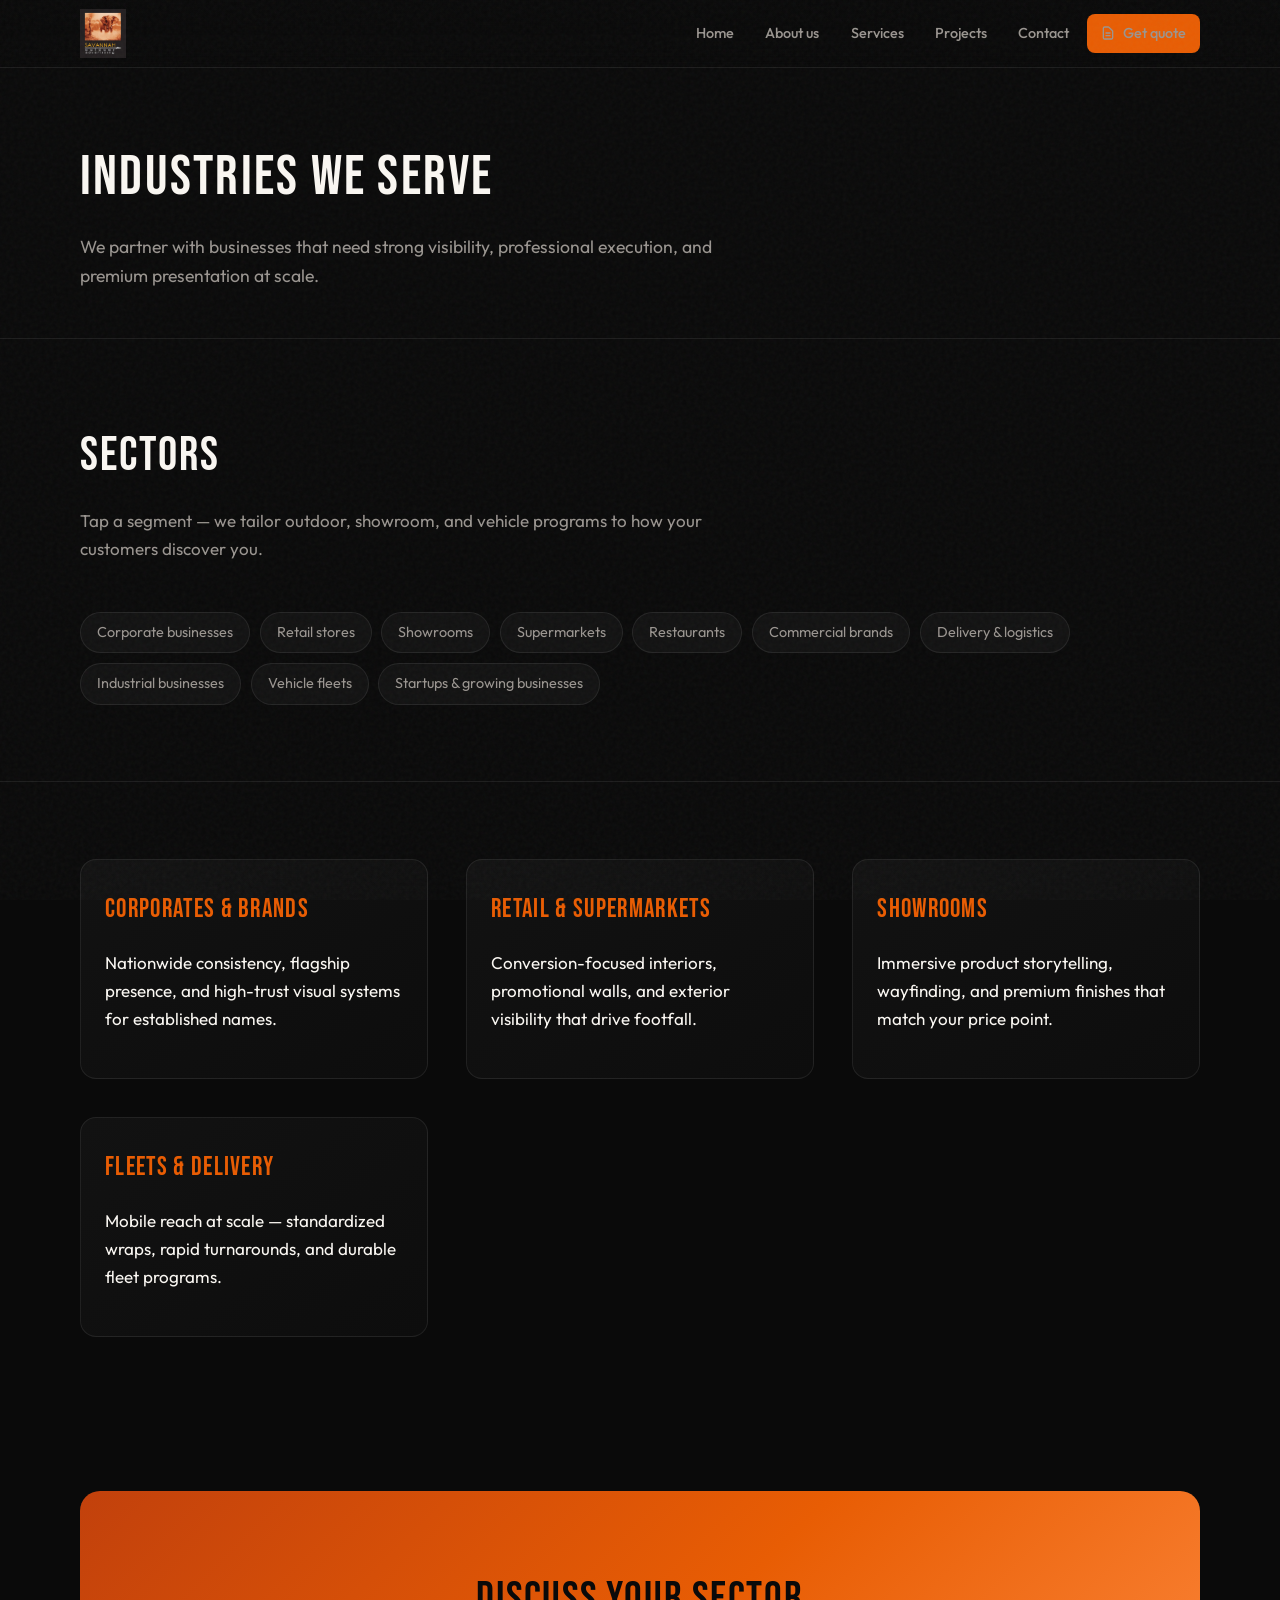
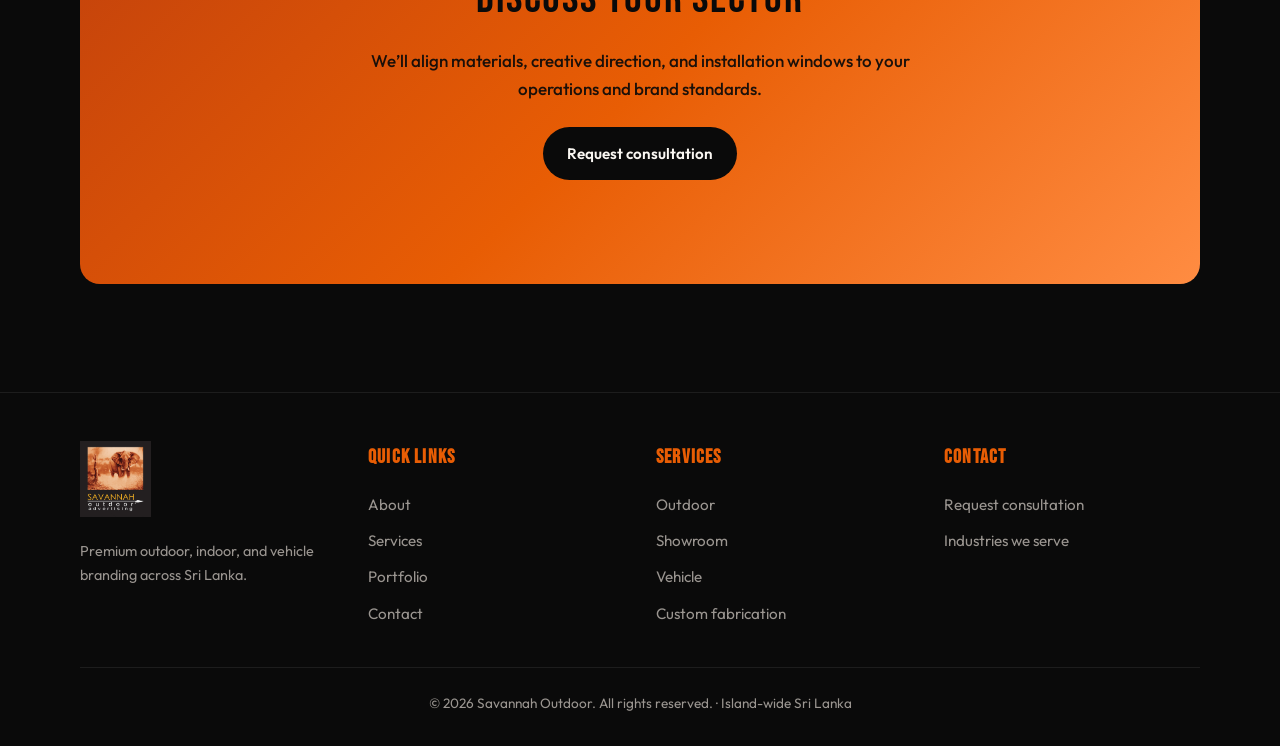
<file: industries.html>
<!DOCTYPE html>
<html lang="en">
<head>
  <meta charset="UTF-8" />
  <meta name="viewport" content="width=device-width, initial-scale=1" />
  <link rel="icon" href="assets/logo.png" type="image/png" />
  <title>Industries We Serve | Savannah Outdoor</title>
  <meta name="description" content="Savannah Outdoor serves corporates, retail, showrooms, fleets, F&amp;B, and more — premium branding across Sri Lanka." />
  <link rel="preconnect" href="https://fonts.googleapis.com" />
  <link rel="preconnect" href="https://fonts.gstatic.com" crossorigin />
  <link href="https://fonts.googleapis.com/css2?family=Bebas+Neue&family=Outfit:wght@300;400;500;600;700&display=swap" rel="stylesheet" />
  <link rel="stylesheet" href="css/styles.css" />
</head>
<body>
  <header class="site-header">
    <div class="wrap">
      <a href="index.html" class="logo" aria-label="Savannah Outdoor home">
        <img src="assets/logo.png" alt="" class="logo-img" width="140" height="187" decoding="async" />
      </a>
      <button type="button" class="menu-toggle" aria-label="Open menu" aria-expanded="false">
        <svg xmlns="http://www.w3.org/2000/svg" fill="none" viewBox="0 0 24 24" stroke="currentColor" stroke-width="2"><path stroke-linecap="round" d="M4 7h16M4 12h16M4 17h16"/></svg>
      </button>
      <nav class="nav-main" aria-label="Primary">
        <a href="index.html">Home</a>
        <a href="about.html">About us</a>
        <a href="services.html">Services</a>
        <a href="portfolio.html">Projects</a>
        <a href="contact.html">Contact</a>
        <a href="contact.html" class="nav-cta nav-cta--quote">
          <svg class="nav-cta__ico" xmlns="http://www.w3.org/2000/svg" fill="none" viewBox="0 0 24 24" stroke="currentColor" stroke-width="2" aria-hidden="true"><path stroke-linecap="round" stroke-linejoin="round" d="M9 12h6m-6 4h6m2 5H7a2 2 0 01-2-2V5a2 2 0 012-2h5.586a1 1 0 01.707.293l5.414 5.414a1 1 0 01.293.707V19a2 2 0 01-2 2z"/></svg>
          <span>Get quote</span>
        </a>
      </nav>
    </div>
  </header>

  <main>
    <header class="page-hero">
      <div class="wrap">
        <h1>Industries we serve</h1>
        <p class="lead">We partner with businesses that need strong visibility, professional execution, and premium presentation at scale.</p>
      </div>
    </header>

    <section>
      <div class="wrap">
        <div class="section-head">
          <h2>Sectors</h2>
          <p>Tap a segment — we tailor outdoor, showroom, and vehicle programs to how your customers discover you.</p>
        </div>
        <div class="tag-grid">
          <span class="tag">Corporate businesses</span>
          <span class="tag">Retail stores</span>
          <span class="tag">Showrooms</span>
          <span class="tag">Supermarkets</span>
          <span class="tag">Restaurants</span>
          <span class="tag">Commercial brands</span>
          <span class="tag">Delivery &amp; logistics</span>
          <span class="tag">Industrial businesses</span>
          <span class="tag">Vehicle fleets</span>
          <span class="tag">Startups &amp; growing businesses</span>
        </div>
      </div>
    </section>

    <section style="border-top:1px solid var(--border)">
      <div class="wrap grid-2">
        <article class="card">
          <h3>Corporates &amp; brands</h3>
          <p>Nationwide consistency, flagship presence, and high-trust visual systems for established names.</p>
        </article>
        <article class="card">
          <h3>Retail &amp; supermarkets</h3>
          <p>Conversion-focused interiors, promotional walls, and exterior visibility that drive footfall.</p>
        </article>
        <article class="card">
          <h3>Showrooms</h3>
          <p>Immersive product storytelling, wayfinding, and premium finishes that match your price point.</p>
        </article>
        <article class="card">
          <h3>Fleets &amp; delivery</h3>
          <p>Mobile reach at scale — standardized wraps, rapid turnarounds, and durable fleet programs.</p>
        </article>
      </div>
    </section>

    <section>
      <div class="wrap cta-band">
        <h2>Discuss your sector</h2>
        <p>We’ll align materials, creative direction, and installation windows to your operations and brand standards.</p>
        <div class="hero-actions is-center">
          <a href="contact.html" class="btn btn-primary">Request consultation</a>
        </div>
      </div>
    </section>
  </main>

  <footer class="site-footer">
    <div class="wrap footer-grid">
      <div class="footer-brand">
        <a href="index.html" class="logo logo--footer" aria-label="Savannah Outdoor home">
          <img src="assets/logo.png" alt="" class="logo-img logo-img--footer" width="140" height="187" decoding="async" />
        </a>
        <p>Premium outdoor, indoor, and vehicle branding across Sri Lanka.</p>
      </div>
      <div>
        <h4>Quick links</h4>
        <ul>
          <li><a href="about.html">About</a></li>
          <li><a href="services.html">Services</a></li>
          <li><a href="portfolio.html">Portfolio</a></li>
          <li><a href="contact.html">Contact</a></li>
        </ul>
      </div>
      <div>
        <h4>Services</h4>
        <ul>
          <li><a href="services.html#outdoor">Outdoor</a></li>
          <li><a href="services.html#indoor">Showroom</a></li>
          <li><a href="services.html#vehicle">Vehicle</a></li>
          <li><a href="services.html#custom">Custom fabrication</a></li>
        </ul>
      </div>
      <div>
        <h4>Contact</h4>
        <ul>
          <li><a href="contact.html">Request consultation</a></li>
          <li><a href="industries.html">Industries we serve</a></li>
        </ul>
      </div>
    </div>
    <div class="wrap footer-bottom">© 2026 Savannah Outdoor. All rights reserved. · Island-wide Sri Lanka</div>
  </footer>
  <script src="js/main.js"></script>
</body>
</html>
</file>
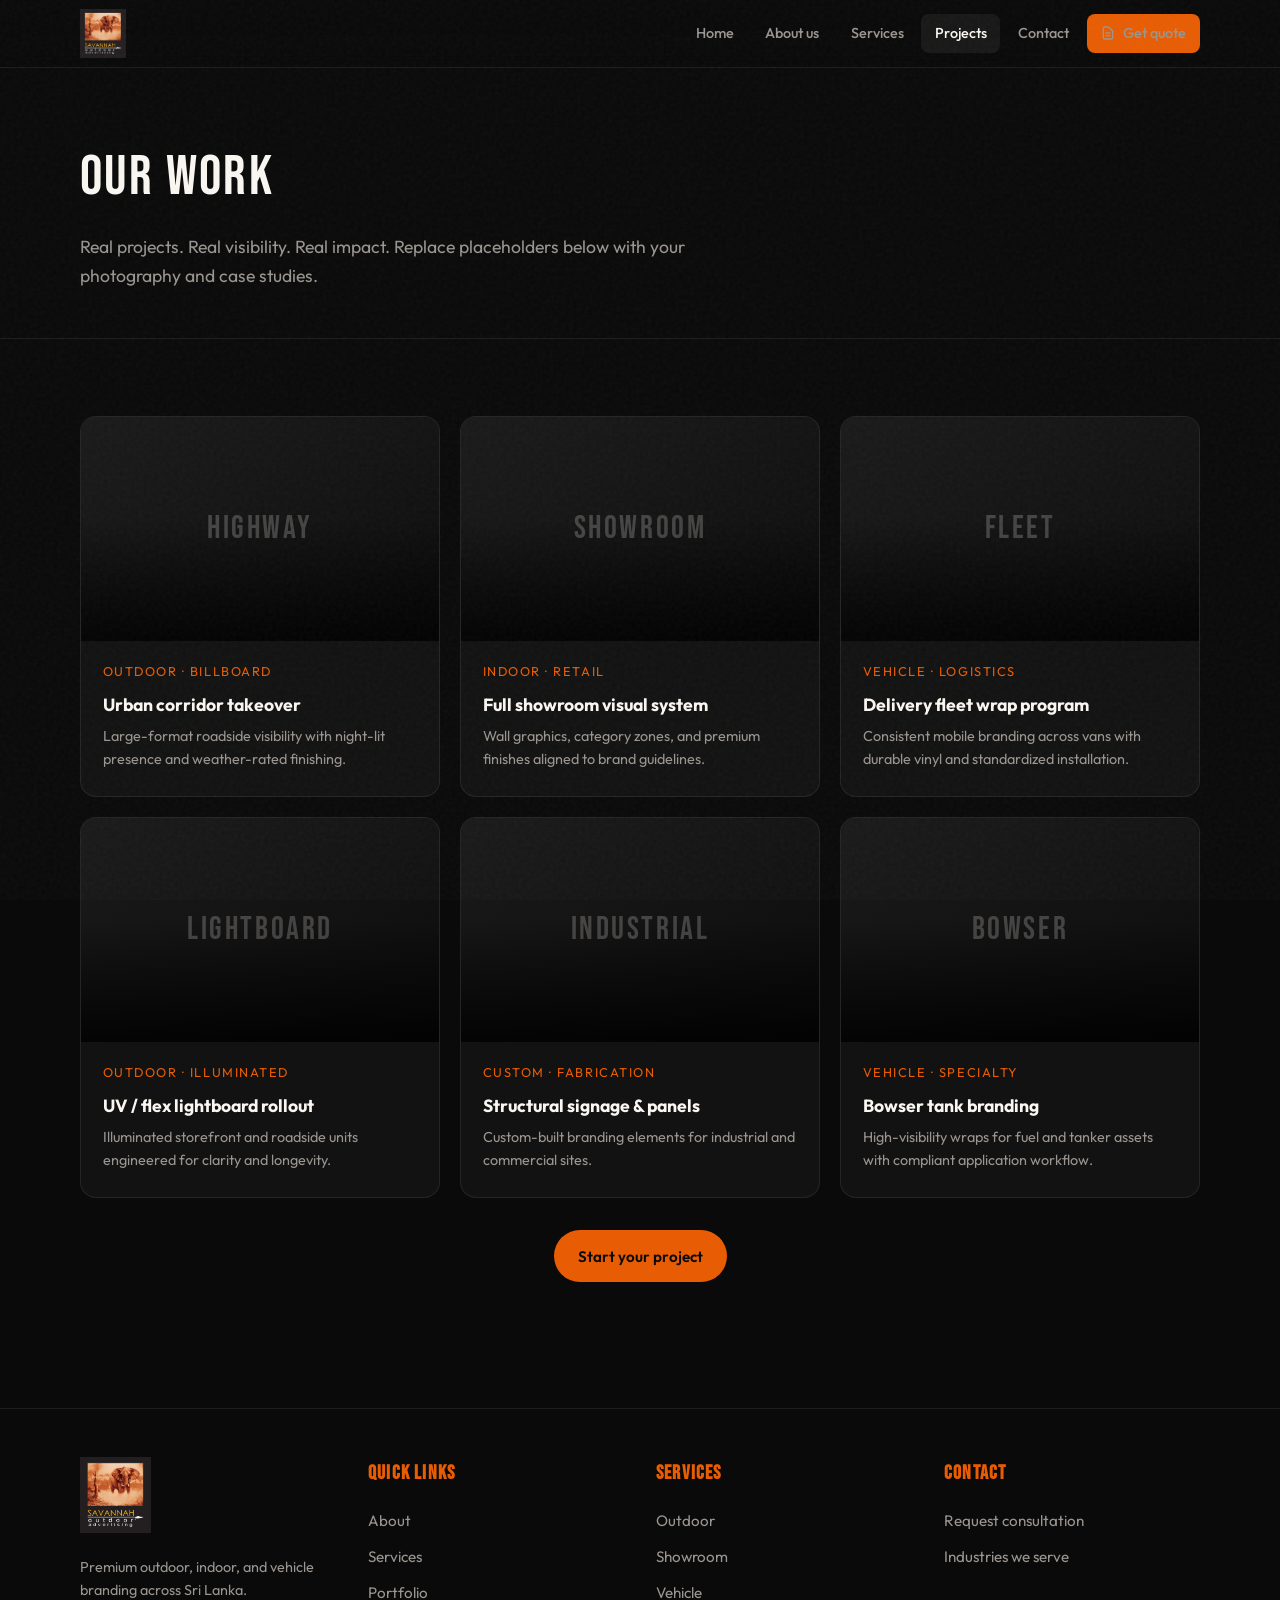
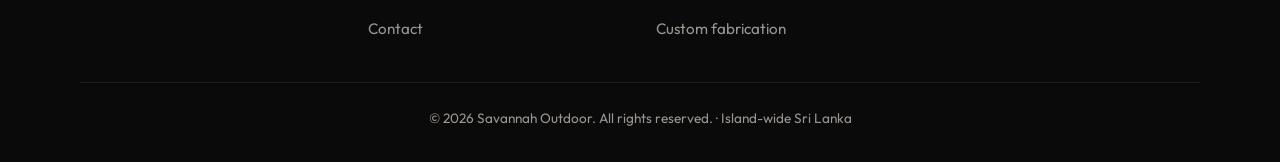
<file: portfolio.html>
<!DOCTYPE html>
<html lang="en">
<head>
  <meta charset="UTF-8" />
  <meta name="viewport" content="width=device-width, initial-scale=1" />
  <link rel="icon" href="assets/logo.png" type="image/png" />
  <title>Portfolio | Savannah Outdoor — Selected Projects</title>
  <meta name="description" content="Explore Savannah Outdoor projects — outdoor advertising, showroom branding, and vehicle wraps across Sri Lanka." />
  <link rel="preconnect" href="https://fonts.googleapis.com" />
  <link rel="preconnect" href="https://fonts.gstatic.com" crossorigin />
  <link href="https://fonts.googleapis.com/css2?family=Bebas+Neue&family=Outfit:wght@300;400;500;600;700&display=swap" rel="stylesheet" />
  <link rel="stylesheet" href="css/styles.css" />
</head>
<body>
  <header class="site-header">
    <div class="wrap">
      <a href="index.html" class="logo" aria-label="Savannah Outdoor home">
        <img src="assets/logo.png" alt="" class="logo-img" width="140" height="187" decoding="async" />
      </a>
      <button type="button" class="menu-toggle" aria-label="Open menu" aria-expanded="false">
        <svg xmlns="http://www.w3.org/2000/svg" fill="none" viewBox="0 0 24 24" stroke="currentColor" stroke-width="2"><path stroke-linecap="round" d="M4 7h16M4 12h16M4 17h16"/></svg>
      </button>
      <nav class="nav-main" aria-label="Primary">
        <a href="index.html">Home</a>
        <a href="about.html">About us</a>
        <a href="services.html">Services</a>
        <a href="portfolio.html" aria-current="page">Projects</a>
        <a href="contact.html">Contact</a>
        <a href="contact.html" class="nav-cta nav-cta--quote">
          <svg class="nav-cta__ico" xmlns="http://www.w3.org/2000/svg" fill="none" viewBox="0 0 24 24" stroke="currentColor" stroke-width="2" aria-hidden="true"><path stroke-linecap="round" stroke-linejoin="round" d="M9 12h6m-6 4h6m2 5H7a2 2 0 01-2-2V5a2 2 0 012-2h5.586a1 1 0 01.707.293l5.414 5.414a1 1 0 01.293.707V19a2 2 0 01-2 2z"/></svg>
          <span>Get quote</span>
        </a>
      </nav>
    </div>
  </header>

  <main>
    <header class="page-hero">
      <div class="wrap">
        <h1>Our work</h1>
        <p class="lead">Real projects. Real visibility. Real impact. Replace placeholders below with your photography and case studies.</p>
      </div>
    </header>

    <section id="gallery">
      <div class="wrap">
        <div class="portfolio-grid">
          <article class="portfolio-card">
            <div class="portfolio-visual"><span class="portfolio-label">Highway</span></div>
            <div class="portfolio-body">
              <p class="meta">Outdoor · Billboard</p>
              <h3>Urban corridor takeover</h3>
              <p>Large-format roadside visibility with night-lit presence and weather-rated finishing.</p>
            </div>
          </article>
          <article class="portfolio-card">
            <div class="portfolio-visual"><span class="portfolio-label">Showroom</span></div>
            <div class="portfolio-body">
              <p class="meta">Indoor · Retail</p>
              <h3>Full showroom visual system</h3>
              <p>Wall graphics, category zones, and premium finishes aligned to brand guidelines.</p>
            </div>
          </article>
          <article class="portfolio-card">
            <div class="portfolio-visual"><span class="portfolio-label">Fleet</span></div>
            <div class="portfolio-body">
              <p class="meta">Vehicle · Logistics</p>
              <h3>Delivery fleet wrap program</h3>
              <p>Consistent mobile branding across vans with durable vinyl and standardized installation.</p>
            </div>
          </article>
          <article class="portfolio-card">
            <div class="portfolio-visual"><span class="portfolio-label">Lightboard</span></div>
            <div class="portfolio-body">
              <p class="meta">Outdoor · Illuminated</p>
              <h3>UV / flex lightboard rollout</h3>
              <p>Illuminated storefront and roadside units engineered for clarity and longevity.</p>
            </div>
          </article>
          <article class="portfolio-card">
            <div class="portfolio-visual"><span class="portfolio-label">Industrial</span></div>
            <div class="portfolio-body">
              <p class="meta">Custom · Fabrication</p>
              <h3>Structural signage &amp; panels</h3>
              <p>Custom-built branding elements for industrial and commercial sites.</p>
            </div>
          </article>
          <article class="portfolio-card">
            <div class="portfolio-visual"><span class="portfolio-label">Bowser</span></div>
            <div class="portfolio-body">
              <p class="meta">Vehicle · Specialty</p>
              <h3>Bowser tank branding</h3>
              <p>High-visibility wraps for fuel and tanker assets with compliant application workflow.</p>
            </div>
          </article>
        </div>
        <p class="section-cta">
          <a href="contact.html" class="btn btn-primary">Start your project</a>
        </p>
      </div>
    </section>
  </main>

  <footer class="site-footer">
    <div class="wrap footer-grid">
      <div class="footer-brand">
        <a href="index.html" class="logo logo--footer" aria-label="Savannah Outdoor home">
          <img src="assets/logo.png" alt="" class="logo-img logo-img--footer" width="140" height="187" decoding="async" />
        </a>
        <p>Premium outdoor, indoor, and vehicle branding across Sri Lanka.</p>
      </div>
      <div>
        <h4>Quick links</h4>
        <ul>
          <li><a href="about.html">About</a></li>
          <li><a href="services.html">Services</a></li>
          <li><a href="portfolio.html">Portfolio</a></li>
          <li><a href="contact.html">Contact</a></li>
        </ul>
      </div>
      <div>
        <h4>Services</h4>
        <ul>
          <li><a href="services.html#outdoor">Outdoor</a></li>
          <li><a href="services.html#indoor">Showroom</a></li>
          <li><a href="services.html#vehicle">Vehicle</a></li>
          <li><a href="services.html#custom">Custom fabrication</a></li>
        </ul>
      </div>
      <div>
        <h4>Contact</h4>
        <ul>
          <li><a href="contact.html">Request consultation</a></li>
          <li><a href="industries.html">Industries we serve</a></li>
        </ul>
      </div>
    </div>
    <div class="wrap footer-bottom">© 2026 Savannah Outdoor. All rights reserved. · Island-wide Sri Lanka</div>
  </footer>
  <script src="js/main.js"></script>
</body>
</html>
</file>
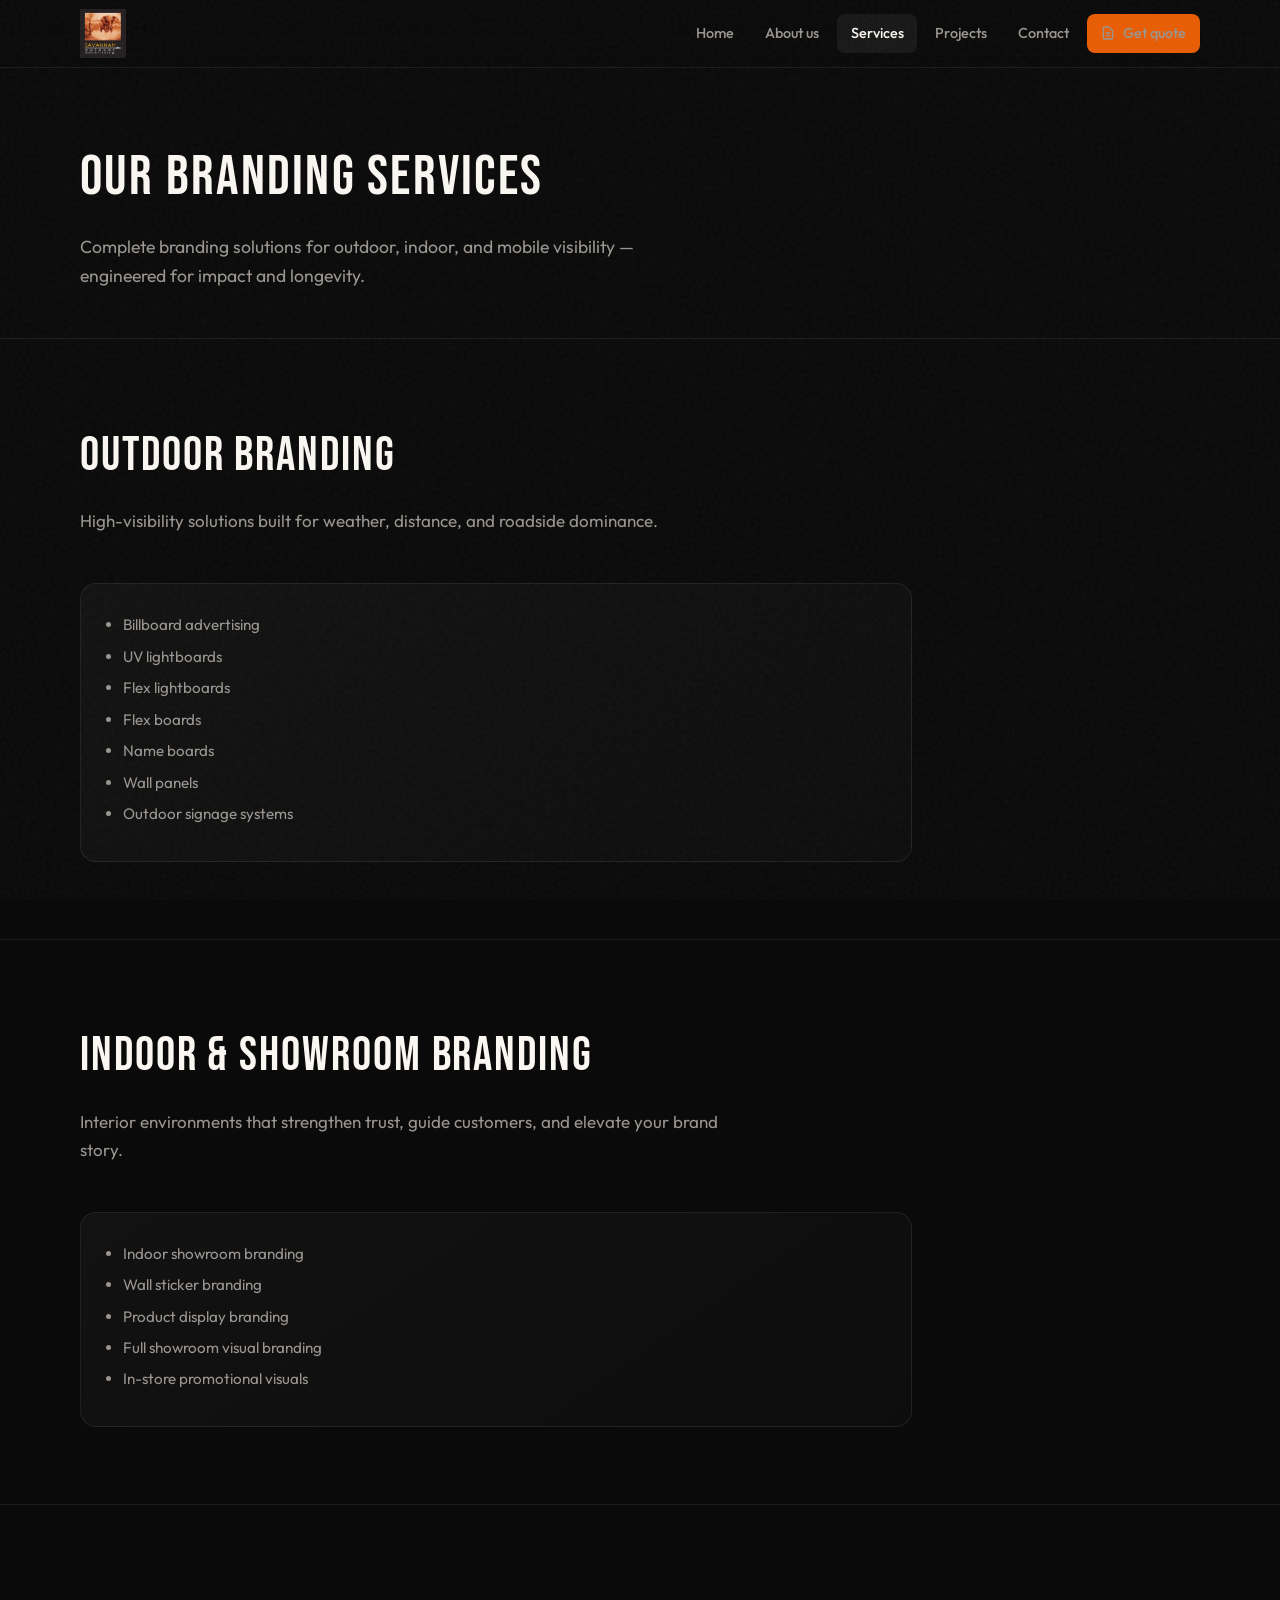
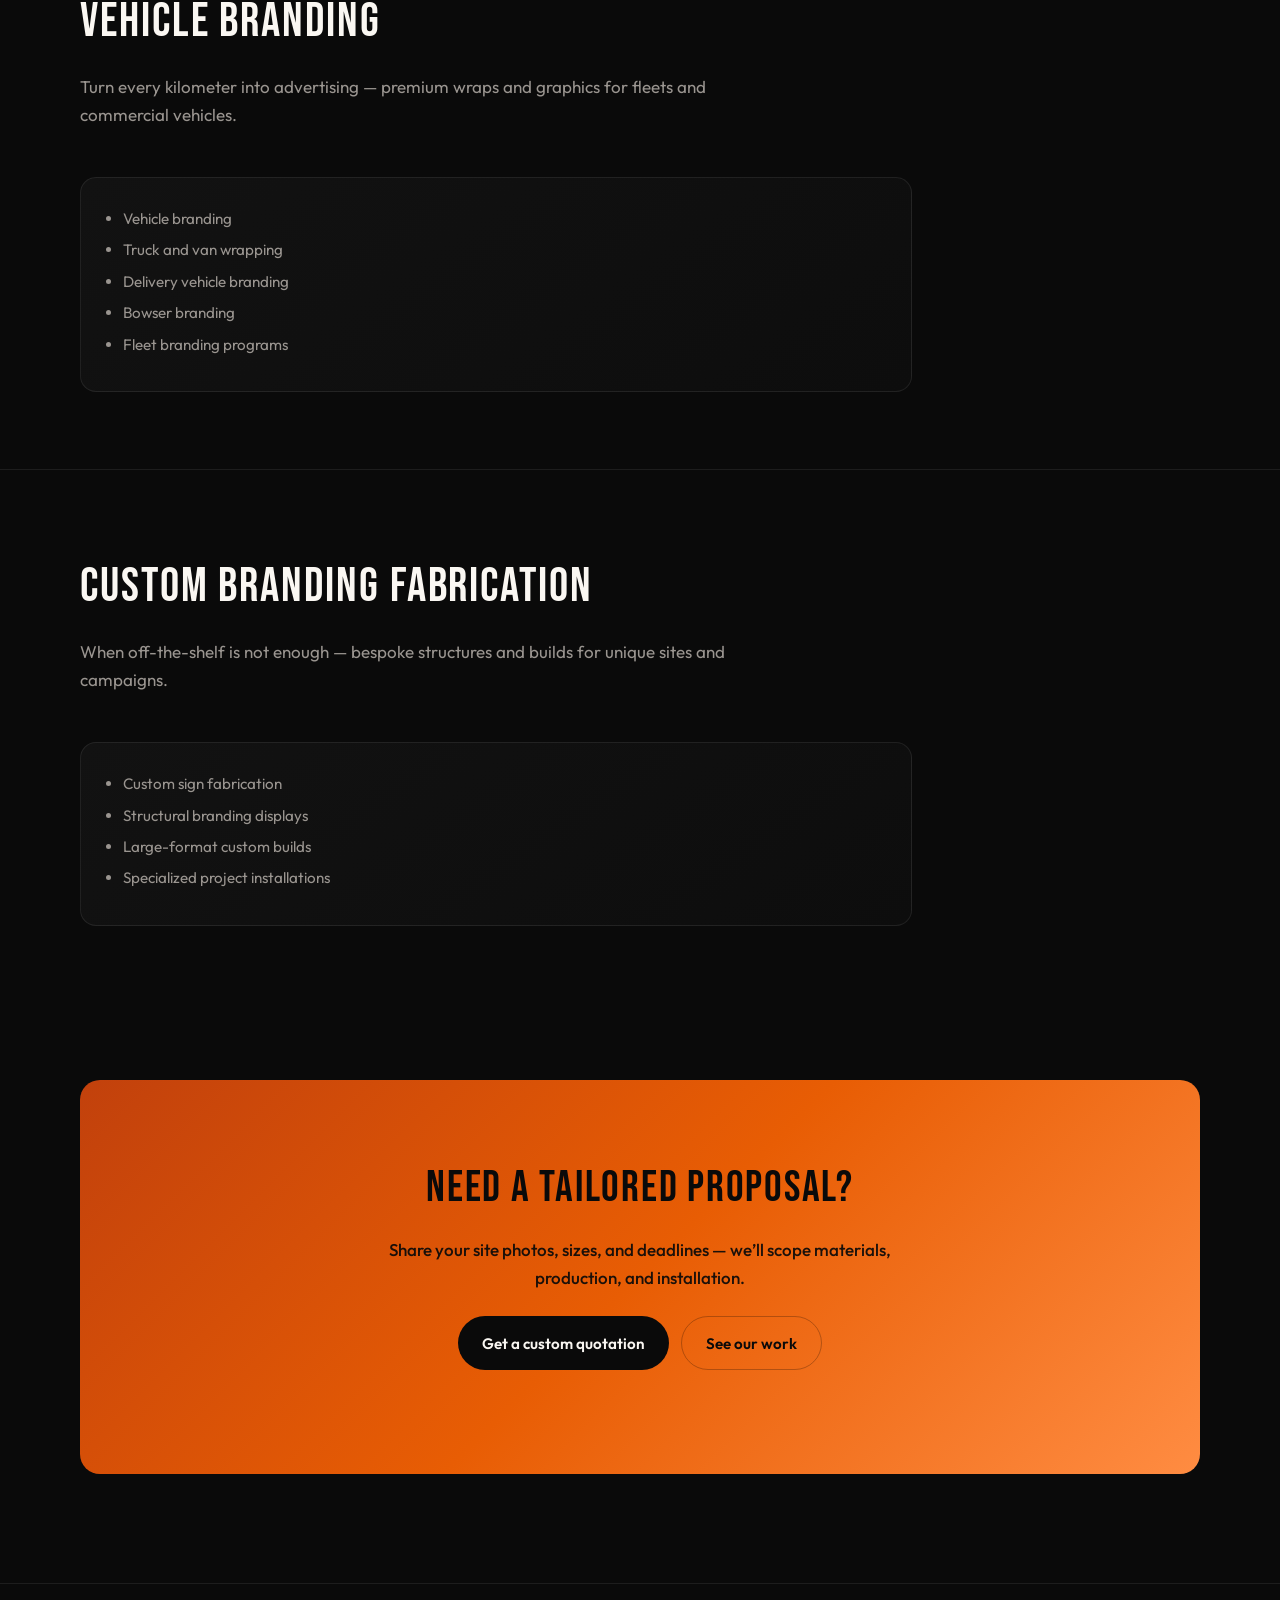
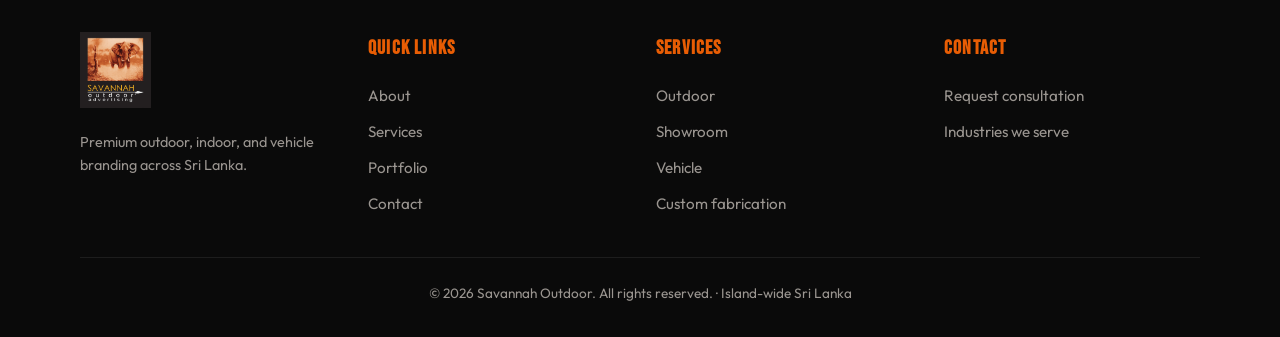
<file: services.html>
<!DOCTYPE html>
<html lang="en">
<head>
  <meta charset="UTF-8" />
  <meta name="viewport" content="width=device-width, initial-scale=1" />
  <link rel="icon" href="assets/logo.png" type="image/png" />
  <title>Services | Savannah Outdoor — Outdoor, Showroom &amp; Vehicle Branding</title>
  <meta name="description" content="Billboards, lightboards, showroom branding, vehicle wraps, and custom fabrication — full-service branding from Savannah Outdoor, Sri Lanka." />
  <link rel="preconnect" href="https://fonts.googleapis.com" />
  <link rel="preconnect" href="https://fonts.gstatic.com" crossorigin />
  <link href="https://fonts.googleapis.com/css2?family=Bebas+Neue&family=Outfit:wght@300;400;500;600;700&display=swap" rel="stylesheet" />
  <link rel="stylesheet" href="css/styles.css" />
</head>
<body>
  <header class="site-header">
    <div class="wrap">
      <a href="index.html" class="logo" aria-label="Savannah Outdoor home">
        <img src="assets/logo.png" alt="" class="logo-img" width="140" height="187" decoding="async" />
      </a>
      <button type="button" class="menu-toggle" aria-label="Open menu" aria-expanded="false">
        <svg xmlns="http://www.w3.org/2000/svg" fill="none" viewBox="0 0 24 24" stroke="currentColor" stroke-width="2"><path stroke-linecap="round" d="M4 7h16M4 12h16M4 17h16"/></svg>
      </button>
      <nav class="nav-main" aria-label="Primary">
        <a href="index.html">Home</a>
        <a href="about.html">About us</a>
        <a href="services.html" aria-current="page">Services</a>
        <a href="portfolio.html">Projects</a>
        <a href="contact.html">Contact</a>
        <a href="contact.html" class="nav-cta nav-cta--quote">
          <svg class="nav-cta__ico" xmlns="http://www.w3.org/2000/svg" fill="none" viewBox="0 0 24 24" stroke="currentColor" stroke-width="2" aria-hidden="true"><path stroke-linecap="round" stroke-linejoin="round" d="M9 12h6m-6 4h6m2 5H7a2 2 0 01-2-2V5a2 2 0 012-2h5.586a1 1 0 01.707.293l5.414 5.414a1 1 0 01.293.707V19a2 2 0 01-2 2z"/></svg>
          <span>Get quote</span>
        </a>
      </nav>
    </div>
  </header>

  <main>
    <header class="page-hero">
      <div class="wrap">
        <h1>Our branding services</h1>
        <p class="lead">Complete branding solutions for outdoor, indoor, and mobile visibility — engineered for impact and longevity.</p>
      </div>
    </header>

    <section id="outdoor">
      <div class="wrap">
        <div class="section-head">
          <h2>Outdoor branding</h2>
          <p>High-visibility solutions built for weather, distance, and roadside dominance.</p>
        </div>
        <div class="card" style="max-width:52rem">
          <ul>
            <li>Billboard advertising</li>
            <li>UV lightboards</li>
            <li>Flex lightboards</li>
            <li>Flex boards</li>
            <li>Name boards</li>
            <li>Wall panels</li>
            <li>Outdoor signage systems</li>
          </ul>
        </div>
      </div>
    </section>

    <section id="indoor" style="border-top:1px solid var(--border)">
      <div class="wrap">
        <div class="section-head">
          <h2>Indoor &amp; showroom branding</h2>
          <p>Interior environments that strengthen trust, guide customers, and elevate your brand story.</p>
        </div>
        <div class="card" style="max-width:52rem">
          <ul>
            <li>Indoor showroom branding</li>
            <li>Wall sticker branding</li>
            <li>Product display branding</li>
            <li>Full showroom visual branding</li>
            <li>In-store promotional visuals</li>
          </ul>
        </div>
      </div>
    </section>

    <section id="vehicle" style="border-top:1px solid var(--border)">
      <div class="wrap">
        <div class="section-head">
          <h2>Vehicle branding</h2>
          <p>Turn every kilometer into advertising — premium wraps and graphics for fleets and commercial vehicles.</p>
        </div>
        <div class="card" style="max-width:52rem">
          <ul>
            <li>Vehicle branding</li>
            <li>Truck and van wrapping</li>
            <li>Delivery vehicle branding</li>
            <li>Bowser branding</li>
            <li>Fleet branding programs</li>
          </ul>
        </div>
      </div>
    </section>

    <section id="custom" style="border-top:1px solid var(--border)">
      <div class="wrap">
        <div class="section-head">
          <h2>Custom branding fabrication</h2>
          <p>When off-the-shelf is not enough — bespoke structures and builds for unique sites and campaigns.</p>
        </div>
        <div class="card" style="max-width:52rem">
          <ul>
            <li>Custom sign fabrication</li>
            <li>Structural branding displays</li>
            <li>Large-format custom builds</li>
            <li>Specialized project installations</li>
          </ul>
        </div>
      </div>
    </section>

    <section>
      <div class="wrap cta-band">
        <h2>Need a tailored proposal?</h2>
        <p>Share your site photos, sizes, and deadlines — we’ll scope materials, production, and installation.</p>
        <div class="hero-actions is-center">
          <a href="contact.html" class="btn btn-primary">Get a custom quotation</a>
          <a href="portfolio.html" class="btn btn-ghost">See our work</a>
        </div>
      </div>
    </section>
  </main>

  <footer class="site-footer">
    <div class="wrap footer-grid">
      <div class="footer-brand">
        <a href="index.html" class="logo logo--footer" aria-label="Savannah Outdoor home">
          <img src="assets/logo.png" alt="" class="logo-img logo-img--footer" width="140" height="187" decoding="async" />
        </a>
        <p>Premium outdoor, indoor, and vehicle branding across Sri Lanka.</p>
      </div>
      <div>
        <h4>Quick links</h4>
        <ul>
          <li><a href="about.html">About</a></li>
          <li><a href="services.html">Services</a></li>
          <li><a href="portfolio.html">Portfolio</a></li>
          <li><a href="contact.html">Contact</a></li>
        </ul>
      </div>
      <div>
        <h4>Services</h4>
        <ul>
          <li><a href="services.html#outdoor">Outdoor</a></li>
          <li><a href="services.html#indoor">Showroom</a></li>
          <li><a href="services.html#vehicle">Vehicle</a></li>
          <li><a href="services.html#custom">Custom fabrication</a></li>
        </ul>
      </div>
      <div>
        <h4>Contact</h4>
        <ul>
          <li><a href="contact.html">Request consultation</a></li>
          <li><a href="industries.html">Industries we serve</a></li>
        </ul>
      </div>
    </div>
    <div class="wrap footer-bottom">© 2026 Savannah Outdoor. All rights reserved. · Island-wide Sri Lanka</div>
  </footer>
  <script src="js/main.js"></script>
</body>
</html>
</file>
<file: css/styles.css>
/* Savannah Outdoor — premium branding agency theme */
:root {
  --black: #0a0a0a;
  --black-soft: #121212;
  --orange: #e85d04;
  --orange-deep: #c2410c;
  --orange-glow: rgba(232, 93, 4, 0.35);
  --white: #faf7f2;
  --muted: #9a9590;
  --border: rgba(255, 255, 255, 0.08);
  --font-display: "Bebas Neue", system-ui, sans-serif;
  --font-body: "Outfit", system-ui, sans-serif;
  --ease: cubic-bezier(0.22, 1, 0.36, 1);
  --header-h: 4.25rem;
}

*,
*::before,
*::after {
  box-sizing: border-box;
}

html {
  scroll-behavior: smooth;
}

body {
  margin: 0;
  font-family: var(--font-body);
  font-size: 1.0625rem;
  line-height: 1.65;
  color: var(--white);
  background: var(--black);
  min-height: 100vh;
}

img {
  max-width: 100%;
  height: auto;
  display: block;
}

a {
  color: var(--orange);
  text-decoration: none;
  transition: color 0.2s var(--ease);
}

a:hover {
  color: #ff9f4a;
}

:focus-visible {
  outline: 2px solid var(--orange);
  outline-offset: 3px;
}

/* Noise overlay for cinematic texture */
body::before {
  content: "";
  position: fixed;
  inset: 0;
  pointer-events: none;
  opacity: 0.04;
  background-image: url("data:image/svg+xml,%3Csvg viewBox='0 0 256 256' xmlns='http://www.w3.org/2000/svg'%3E%3Cfilter id='n'%3E%3CfeTurbulence type='fractalNoise' baseFrequency='0.9' numOctaves='4' stitchTiles='stitch'/%3E%3C/filter%3E%3Crect width='100%25' height='100%25' filter='url(%23n)'/%3E%3C/svg%3E");
  z-index: 9999;
}

/* Layout */
.wrap {
  width: min(1120px, 92vw);
  margin-inline: auto;
}

/* Header */
.site-header {
  position: sticky;
  top: 0;
  z-index: 100;
  height: var(--header-h);
  display: flex;
  align-items: center;
  background: linear-gradient(180deg, rgba(10, 10, 10, 0.98) 0%, rgba(10, 10, 10, 0.88) 70%, transparent 100%);
  backdrop-filter: blur(12px);
  border-bottom: 1px solid var(--border);
}

.site-header .wrap {
  display: flex;
  align-items: center;
  justify-content: space-between;
  gap: 1.5rem;
}

.logo {
  display: inline-flex;
  align-items: center;
  color: var(--white);
  font-weight: 700;
  letter-spacing: 0.02em;
}

.logo:hover {
  color: var(--white);
}

.logo-img {
  height: 50px;
  width: auto;
  max-width: 132px;
  object-fit: contain;
  display: block;
  flex-shrink: 0;
}

a.logo:hover .logo-img {
  opacity: 0.9;
}

.logo-img--footer {
  height: 76px;
  max-width: 200px;
}

.footer-brand .logo {
  margin-bottom: 0.65rem;
}

.nav-main {
  display: flex;
  align-items: center;
  gap: 0.25rem;
}

.nav-main a {
  color: var(--muted);
  font-size: 0.9rem;
  font-weight: 500;
  padding: 0.5rem 0.85rem;
  border-radius: 8px;
}

.nav-main a:hover,
.nav-main a[aria-current="page"] {
  color: var(--white);
  background: rgba(255, 255, 255, 0.06);
}

.nav-cta {
  display: inline-flex;
  align-items: center;
  justify-content: center;
  padding: 0.55rem 1.15rem;
  font-size: 0.875rem;
  font-weight: 600;
  color: var(--black);
  background: var(--orange);
  border-radius: 999px;
  border: none;
  cursor: pointer;
  transition: transform 0.2s var(--ease), box-shadow 0.2s var(--ease);
}

.nav-cta:hover {
  color: var(--black);
  transform: translateY(-1px);
  box-shadow: 0 8px 28px var(--orange-glow);
}

.nav-cta--quote {
  display: inline-flex;
  align-items: center;
  justify-content: center;
  gap: 0.45rem;
}

.nav-cta__ico {
  width: 1rem;
  height: 1rem;
  flex-shrink: 0;
}

.menu-toggle {
  display: none;
  width: 44px;
  height: 44px;
  border-radius: 10px;
  border: 1px solid var(--border);
  background: var(--black-soft);
  color: var(--white);
  cursor: pointer;
  align-items: center;
  justify-content: center;
}

.menu-toggle svg {
  width: 22px;
  height: 22px;
}

@media (max-width: 900px) {
  .menu-toggle {
    display: inline-flex;
  }

  .nav-main {
    position: fixed;
    inset: var(--header-h) 0 auto 0;
    flex-direction: column;
    align-items: stretch;
    padding: 1rem 1.25rem 1.5rem;
    background: rgba(10, 10, 10, 0.97);
    border-bottom: 1px solid var(--border);
    transform: translateY(-120%);
    opacity: 0;
    visibility: hidden;
    transition: transform 0.35s var(--ease), opacity 0.25s var(--ease);
  }

  body.nav-open .nav-main {
    transform: translateY(0);
    opacity: 1;
    visibility: visible;
  }

  .nav-main a {
    padding: 0.85rem 1rem;
  }

  .nav-main .nav-cta {
    margin-top: 0.5rem;
    text-align: center;
  }
}

/* Hero */
.hero {
  position: relative;
  padding: clamp(3rem, 8vw, 6rem) 0 clamp(4rem, 10vw, 7rem);
  overflow: hidden;
}

.hero::after {
  content: "";
  position: absolute;
  top: -20%;
  right: -15%;
  width: min(70vw, 520px);
  height: min(70vw, 520px);
  background: radial-gradient(circle, var(--orange-glow) 0%, transparent 65%);
  pointer-events: none;
  z-index: 0;
}

.hero .wrap {
  position: relative;
  z-index: 1;
}

.hero-badge {
  display: inline-flex;
  align-items: center;
  gap: 0.5rem;
  font-size: 0.78rem;
  text-transform: uppercase;
  letter-spacing: 0.18em;
  color: var(--muted);
  margin-bottom: 1.25rem;
}

.hero-badge::before {
  content: "";
  width: 28px;
  height: 2px;
  background: var(--orange);
}

.hero h1 {
  font-family: var(--font-display);
  font-size: clamp(2.75rem, 7vw, 4.75rem);
  font-weight: 400;
  line-height: 0.98;
  letter-spacing: 0.03em;
  margin: 0 0 1.25rem;
  max-width: 14ch;
}

.hero h1 span {
  color: var(--orange);
}

.hero-lead {
  font-size: clamp(1.05rem, 2.2vw, 1.2rem);
  color: var(--muted);
  max-width: 36rem;
  margin: 0 0 2rem;
}

.hero-actions {
  display: flex;
  flex-wrap: wrap;
  gap: 0.75rem;
  margin-bottom: 2rem;
}

.hero-actions.is-center {
  justify-content: center;
}

.btn {
  display: inline-flex;
  align-items: center;
  justify-content: center;
  gap: 0.4rem;
  padding: 0.85rem 1.5rem;
  font-family: var(--font-body);
  font-size: 0.95rem;
  font-weight: 600;
  border-radius: 999px;
  border: none;
  cursor: pointer;
  transition: transform 0.2s var(--ease), box-shadow 0.2s var(--ease), background 0.2s;
}

.btn-primary {
  background: var(--orange);
  color: var(--black);
}

.btn-primary:hover {
  transform: translateY(-2px);
  box-shadow: 0 12px 36px var(--orange-glow);
}

.btn-ghost {
  background: transparent;
  color: var(--white);
  border: 1px solid var(--border);
}

.btn-ghost:hover {
  border-color: rgba(232, 93, 4, 0.5);
  background: rgba(255, 255, 255, 0.04);
}

.hero-trust {
  display: flex;
  flex-wrap: wrap;
  gap: 0.75rem 1.5rem;
  font-size: 0.85rem;
  color: var(--muted);
}

.hero-trust span {
  display: inline-flex;
  align-items: center;
  gap: 0.4rem;
}

.hero-trust span::before {
  content: "●";
  font-size: 0.45rem;
  color: var(--orange);
}

/* Sections */
section {
  padding: clamp(3rem, 6vw, 5rem) 0;
}

section[id] {
  scroll-margin-top: calc(var(--header-h) + 1rem);
}

.section-head {
  margin-bottom: clamp(2rem, 4vw, 3rem);
}

.section-head h2 {
  font-family: var(--font-display);
  font-size: clamp(2rem, 4vw, 3rem);
  font-weight: 400;
  letter-spacing: 0.04em;
  margin: 0 0 0.75rem;
}

.section-head p {
  margin: 0;
  color: var(--muted);
  max-width: 42rem;
}

.grid-2 {
  display: grid;
  gap: clamp(1.5rem, 3vw, 2.5rem);
  grid-template-columns: repeat(auto-fit, minmax(280px, 1fr));
}

.grid-3 {
  display: grid;
  gap: 1.25rem;
  grid-template-columns: repeat(auto-fit, minmax(240px, 1fr));
}

.card {
  background: linear-gradient(145deg, var(--black-soft) 0%, #0d0d0d 100%);
  border: 1px solid var(--border);
  border-radius: 16px;
  padding: 1.75rem 1.5rem;
  transition: border-color 0.25s var(--ease), transform 0.25s var(--ease);
}

.card:hover {
  border-color: rgba(232, 93, 4, 0.35);
  transform: translateY(-3px);
}

.card h3 {
  font-family: var(--font-display);
  font-size: 1.65rem;
  font-weight: 400;
  letter-spacing: 0.05em;
  margin: 0 0 0.75rem;
  color: var(--orange);
}

.card ul {
  margin: 0;
  padding-left: 1.1rem;
  color: var(--muted);
  font-size: 0.95rem;
}

.card li {
  margin-bottom: 0.4rem;
}

/* Pillars */
.pillars .card h3 {
  color: var(--white);
}

.pillars .card p {
  margin: 0;
  color: var(--muted);
  font-size: 0.95rem;
}

/* Process */
.process {
  background: linear-gradient(180deg, transparent, rgba(232, 93, 4, 0.04));
  border-block: 1px solid var(--border);
}

.steps {
  display: grid;
  gap: 1rem;
  counter-reset: step;
}

@media (min-width: 720px) {
  .steps {
    grid-template-columns: repeat(5, 1fr);
  }
}

.step {
  position: relative;
  padding: 1.25rem;
  border-radius: 12px;
  background: var(--black-soft);
  border: 1px solid var(--border);
}

.step::before {
  counter-increment: step;
  content: counter(step);
  font-family: var(--font-display);
  font-size: 2rem;
  color: var(--orange);
  display: block;
  line-height: 1;
  margin-bottom: 0.5rem;
}

.step strong {
  display: block;
  font-size: 0.95rem;
  margin-bottom: 0.35rem;
}

.step span {
  font-size: 0.85rem;
  color: var(--muted);
}

/* CTA band */
.cta-band {
  text-align: center;
  padding: clamp(3rem, 6vw, 4.5rem) 1.5rem;
  border-radius: 20px;
  margin: 0 auto;
  max-width: min(1120px, 92vw);
  background: linear-gradient(135deg, var(--orange-deep) 0%, var(--orange) 50%, #ff8c42 100%);
  color: var(--black);
}

.cta-band h2 {
  font-family: var(--font-display);
  font-size: clamp(2rem, 4vw, 2.75rem);
  font-weight: 400;
  letter-spacing: 0.04em;
  margin: 0 0 0.75rem;
}

.cta-band p {
  margin: 0 auto 1.5rem;
  max-width: 36rem;
  font-weight: 500;
  opacity: 0.92;
}

.cta-band .btn-primary {
  background: var(--black);
  color: var(--white);
}

.cta-band .btn-primary:hover {
  box-shadow: 0 12px 40px rgba(0, 0, 0, 0.35);
}

.cta-band .btn-ghost {
  border-color: rgba(0, 0, 0, 0.25);
  color: var(--black);
}

.cta-band .btn-ghost:hover {
  background: rgba(0, 0, 0, 0.08);
}

/* Page hero (inner pages) */
.page-hero {
  padding: clamp(2.5rem, 6vw, 4rem) 0 clamp(2rem, 4vw, 3rem);
  border-bottom: 1px solid var(--border);
}

.page-hero h1 {
  font-family: var(--font-display);
  font-size: clamp(2.25rem, 5vw, 3.5rem);
  font-weight: 400;
  letter-spacing: 0.04em;
  margin: 0 0 0.5rem;
}

.page-hero .lead {
  margin: 0;
  color: var(--muted);
  font-size: 1.1rem;
  max-width: 40rem;
}

/* Content blocks */
.prose {
  max-width: 42rem;
}

.prose p {
  color: var(--muted);
}

.split {
  display: grid;
  gap: 2rem;
  align-items: start;
}

@media (min-width: 800px) {
  .split {
    grid-template-columns: 1fr 1fr;
  }
}

.stat-block {
  padding: 1.5rem;
  border-radius: 14px;
  border: 1px solid var(--border);
  background: var(--black-soft);
}

.stat-block h3 {
  font-family: var(--font-display);
  font-size: 1.5rem;
  color: var(--orange);
  margin: 0 0 0.5rem;
}

.stat-block p {
  margin: 0;
  font-size: 0.9rem;
  color: var(--muted);
}

/* Portfolio cards */
.portfolio-grid {
  display: grid;
  gap: 1.25rem;
  grid-template-columns: repeat(auto-fill, minmax(280px, 1fr));
}

.portfolio-card {
  border-radius: 16px;
  overflow: hidden;
  border: 1px solid var(--border);
  background: var(--black-soft);
}

.portfolio-visual {
  aspect-ratio: 16 / 10;
  background: linear-gradient(145deg, #1a1a1a, #0d0d0d);
  display: grid;
  place-items: center;
  font-family: var(--font-display);
  font-size: 2rem;
  letter-spacing: 0.08em;
  color: rgba(250, 247, 242, 0.22);
  position: relative;
}

.portfolio-label {
  position: relative;
  z-index: 2;
}

.portfolio-visual::after {
  content: "";
  position: absolute;
  left: 0;
  right: 0;
  bottom: 0;
  height: 55%;
  background: linear-gradient(180deg, transparent, rgba(0, 0, 0, 0.82));
  pointer-events: none;
  z-index: 1;
}

.portfolio-body {
  padding: 1.25rem 1.35rem 1.5rem;
}

.portfolio-body h3 {
  margin: 0 0 0.35rem;
  font-size: 1.1rem;
}

.portfolio-body .meta {
  font-size: 0.8rem;
  color: var(--orange);
  text-transform: uppercase;
  letter-spacing: 0.12em;
  margin-bottom: 0.5rem;
}

.portfolio-body p {
  margin: 0;
  font-size: 0.9rem;
  color: var(--muted);
}

/* Contact */
.contact-grid {
  display: grid;
  gap: 2rem;
}

@media (min-width: 880px) {
  .contact-grid {
    grid-template-columns: 1fr 1.1fr;
  }
}

.contact-info {
  display: flex;
  flex-direction: column;
  gap: 1rem;
}

.contact-item {
  padding: 1.25rem;
  border-radius: 14px;
  border: 1px solid var(--border);
  background: var(--black-soft);
}

.contact-item strong {
  display: block;
  font-size: 0.75rem;
  text-transform: uppercase;
  letter-spacing: 0.14em;
  color: var(--orange);
  margin-bottom: 0.35rem;
}

.contact-item a,
.contact-item span {
  color: var(--white);
  font-size: 1rem;
}

.form {
  display: flex;
  flex-direction: column;
  gap: 1rem;
}

.form label {
  display: flex;
  flex-direction: column;
  gap: 0.4rem;
  font-size: 0.85rem;
  font-weight: 500;
  color: var(--muted);
}

.form input,
.form select,
.form textarea {
  font-family: var(--font-body);
  font-size: 1rem;
  padding: 0.75rem 1rem;
  border-radius: 10px;
  border: 1px solid var(--border);
  background: var(--black-soft);
  color: var(--white);
}

.form input:focus,
.form select:focus,
.form textarea:focus {
  outline: none;
  border-color: var(--orange);
}

.form textarea {
  min-height: 140px;
  resize: vertical;
}

.form .btn-primary {
  align-self: flex-start;
  margin-top: 0.25rem;
}

.form-note {
  font-size: 0.8rem;
  color: var(--muted);
}

.form-status {
  margin: 0;
  padding: 0.75rem 1rem;
  border-radius: 10px;
  background: rgba(232, 93, 4, 0.12);
  border: 1px solid rgba(232, 93, 4, 0.35);
  color: var(--white);
  font-size: 0.9rem;
}

.form-status[hidden] {
  display: none;
}

.form-card-title {
  font-family: var(--font-display);
  font-size: clamp(1.75rem, 3vw, 2.25rem);
  font-weight: 400;
  letter-spacing: 0.04em;
  margin: 0 0 1rem;
  color: var(--white);
}

.section-cta {
  margin-top: 2rem;
  text-align: center;
}

/* Industries list */
.tag-grid {
  display: flex;
  flex-wrap: wrap;
  gap: 0.6rem;
}

.tag {
  padding: 0.5rem 1rem;
  border-radius: 999px;
  border: 1px solid var(--border);
  font-size: 0.9rem;
  color: var(--muted);
  background: var(--black-soft);
}

/* Footer */
.site-footer {
  padding: 3rem 0 2rem;
  border-top: 1px solid var(--border);
  margin-top: 2rem;
}

.footer-grid {
  display: grid;
  gap: 2rem;
  grid-template-columns: repeat(auto-fit, minmax(200px, 1fr));
  margin-bottom: 2rem;
}

.site-footer h4 {
  font-family: var(--font-display);
  font-size: 1.25rem;
  letter-spacing: 0.06em;
  margin: 0 0 1rem;
  color: var(--orange);
}

.site-footer ul {
  list-style: none;
  margin: 0;
  padding: 0;
}

.site-footer li {
  margin-bottom: 0.5rem;
}

.site-footer a {
  color: var(--muted);
  font-size: 0.95rem;
}

.site-footer a:hover {
  color: var(--white);
}

.footer-brand p {
  margin: 0.75rem 0 0;
  color: var(--muted);
  font-size: 0.9rem;
  max-width: 22rem;
}

.footer-bottom {
  padding-top: 1.5rem;
  border-top: 1px solid var(--border);
  font-size: 0.85rem;
  color: var(--muted);
  text-align: center;
}

/* Elephant decorative */
.elephant-line {
  display: flex;
  align-items: center;
  gap: 1rem;
  margin-top: 1.5rem;
  color: var(--muted);
  font-size: 0.85rem;
}

.elephant-line svg {
  flex-shrink: 0;
  opacity: 0.5;
}

/* Testimonials */
.testimonials {
  background: linear-gradient(180deg, rgba(255, 255, 255, 0.01), rgba(232, 93, 4, 0.03));
  border-block: 1px solid var(--border);
}

.testimonials-grid {
  display: grid;
  grid-template-columns: repeat(auto-fit, minmax(240px, 1fr));
  gap: 1rem;
}

.testimonial-card {
  position: relative;
  padding: 1.4rem 1.2rem 1.3rem;
  border-radius: 14px;
  border: 1px solid var(--border);
  background: linear-gradient(150deg, rgba(18, 18, 18, 0.95), rgba(10, 10, 10, 0.95));
  transition: transform 0.28s var(--ease), border-color 0.28s var(--ease), box-shadow 0.28s var(--ease);
  animation: testimonialEnter 0.7s var(--ease) both;
}

.testimonial-card:nth-child(2) {
  animation-delay: 0.08s;
}

.testimonial-card:nth-child(3) {
  animation-delay: 0.16s;
}

.testimonial-card:hover {
  transform: translateY(-4px);
  border-color: rgba(232, 93, 4, 0.42);
  box-shadow: 0 14px 34px rgba(0, 0, 0, 0.32);
}

.testimonial-quote {
  position: absolute;
  top: 0.65rem;
  right: 0.95rem;
  font-family: var(--font-display);
  font-size: 2.1rem;
  line-height: 1;
  color: rgba(232, 93, 4, 0.42);
}

.testimonial-profile {
  width: 44px;
  height: 44px;
  border-radius: 50%;
  display: grid;
  place-items: center;
  margin-bottom: 0.8rem;
  background: linear-gradient(145deg, rgba(232, 93, 4, 0.22), rgba(194, 65, 12, 0.12));
  border: 1px solid rgba(232, 93, 4, 0.32);
  color: #f5e9dd;
  font-weight: 700;
  letter-spacing: 0.08em;
  font-size: 0.75rem;
}

.testimonial-text {
  margin: 0 0 0.95rem;
  color: #e4ddd4;
  font-size: 0.95rem;
}

.testimonial-name {
  margin: 0;
  font-weight: 600;
  color: #fff;
  letter-spacing: 0.02em;
}

.testimonial-role {
  margin: 0.1rem 0 0;
  color: var(--muted);
  font-size: 0.84rem;
}

@keyframes testimonialEnter {
  from {
    opacity: 0;
    transform: translateY(16px);
  }
  to {
    opacity: 1;
    transform: translateY(0);
  }
}

/* Brand collaboration */
.brands {
  overflow: hidden;
}

.brands-marquee {
  position: relative;
  border-block: 1px solid var(--border);
  background: linear-gradient(180deg, rgba(255, 255, 255, 0.01), rgba(255, 255, 255, 0));
}

.brands-track {
  display: flex;
  width: max-content;
  gap: 1rem;
  padding: 1.25rem 1rem;
  animation: brandScroll 30s linear infinite;
}

.brands-marquee:hover .brands-track {
  animation-play-state: paused;
}

.brand-logo {
  min-width: 150px;
  height: 64px;
  border-radius: 12px;
  display: grid;
  place-items: center;
  padding: 0 0.75rem;
  text-align: center;
  border: 1px solid rgba(255, 255, 255, 0.12);
  background: rgba(255, 255, 255, 0.02);
  color: #bdb8b2;
  font-weight: 600;
  font-size: 0.85rem;
  letter-spacing: 0.04em;
  text-transform: uppercase;
  filter: grayscale(1);
  transition: filter 0.25s var(--ease), color 0.25s var(--ease), border-color 0.25s var(--ease), box-shadow 0.25s var(--ease);
}

.brand-logo:hover {
  filter: grayscale(0);
  color: #ffd8ba;
  border-color: rgba(232, 93, 4, 0.52);
  box-shadow: 0 0 0 1px rgba(232, 93, 4, 0.24), 0 10px 22px rgba(0, 0, 0, 0.26);
}

@keyframes brandScroll {
  from {
    transform: translateX(0);
  }
  to {
    transform: translateX(-50%);
  }
}

@media (max-width: 760px) {
  .brand-logo {
    min-width: 126px;
    height: 56px;
    font-size: 0.77rem;
  }

  .brands-track {
    gap: 0.7rem;
    padding-block: 1rem;
  }
}
</file>
<file: css/home.css>
/* Homepage — fixed header overlay + luxury dark cinematic hero */

.page-home .site-header {
  position: fixed;
  top: 0;
  left: 0;
  right: 0;
  z-index: 200;
  height: auto;
  min-height: 4.5rem;
  padding: 0.35rem 0;
  background: linear-gradient(
    180deg,
    rgba(5, 5, 5, 0.92) 0%,
    rgba(5, 5, 5, 0.5) 55%,
    transparent 100%
  );
  border-bottom: none;
  backdrop-filter: blur(10px);
}

.page-home .site-header .wrap {
  max-width: min(1320px, 94vw);
  gap: clamp(1rem, 2.6vw, 2.4rem);
}

.page-home .logo-img {
  height: 46px;
  max-width: 118px;
}

.page-home .logo--home-brand {
  display: inline-flex;
  align-items: center;
  gap: 0.7rem;
  flex-shrink: 0;
}

.page-home .logo-brandtext {
  display: flex;
  flex-direction: column;
  line-height: 1.05;
  text-transform: uppercase;
  letter-spacing: 0.12em;
}

.page-home .logo-brandtext strong {
  font-size: 0.72rem;
  font-weight: 600;
  color: rgba(246, 240, 232, 0.86);
}

.page-home .logo-brandtext span {
  font-size: 0.56rem;
  font-weight: 500;
  color: rgba(214, 130, 58, 0.72);
  letter-spacing: 0.18em;
}

.page-home .nav-main {
  margin-left: auto;
}

.page-home .nav-main a:not(.nav-cta) {
  text-transform: uppercase;
  letter-spacing: 0.14em;
  font-size: 0.68rem;
  font-weight: 600;
  color: rgba(250, 247, 242, 0.88);
  padding: 0.45rem 0.5rem;
  border-radius: 0;
  background: transparent !important;
  border-bottom: 2px solid transparent;
}

.page-home .nav-main a:not(.nav-cta):hover {
  color: #fff;
  border-bottom-color: rgba(180, 90, 40, 0.35);
}

.page-home .nav-main a:not(.nav-cta)[aria-current="page"] {
  color: #fff;
  border-bottom-color: rgba(212, 120, 45, 0.85);
}

.page-home .nav-cta {
  border-radius: 6px;
  padding: 0.5rem 1rem 0.5rem 0.75rem;
  gap: 0.4rem;
  font-size: 0.72rem;
  letter-spacing: 0.1em;
  text-transform: uppercase;
  font-weight: 700;
}

/* --- Cinematic hero (layered background, elephant blended right) --- */
.hero-cinematic {
  position: relative;
  isolation: isolate;
  min-height: 100vh;
  min-height: 100dvh;
  display: flex;
  flex-direction: column;
  background: #030303;
  overflow: hidden;
}

/* Background stack */
.hero-cinematic__layers {
  position: absolute;
  inset: 0;
  z-index: 0;
  pointer-events: none;
}

.hero-cinematic__layer {
  position: absolute;
  inset: 0;
}

/* Base charcoal */
.hero-cinematic__layer--base {
  background: linear-gradient(165deg, #080808 0%, #030303 45%, #050403 100%);
}

/* Elephant artwork — large, right-weighted, low contrast */
.hero-cinematic__layer--photo {
  background-image: url("../assets/hero-bg.png");
  background-repeat: no-repeat;
  background-position: 76% 42%;
  background-size: min(115%, 1400px) auto;
  opacity: 0.4;
  filter: brightness(0.5) contrast(0.9) saturate(0.78);
}

@media (min-width: 1400px) {
  .hero-cinematic__layer--photo {
    background-position: 74% 40%;
    background-size: cover;
  }
}

/* Readability: deep clean left, soft falloff toward image */
.hero-cinematic__layer--wash {
  background: linear-gradient(
    100deg,
    #030303 0%,
    rgba(5, 5, 5, 0.97) 18%,
    rgba(8, 8, 8, 0.82) 34%,
    rgba(10, 10, 10, 0.45) 52%,
    rgba(6, 6, 6, 0.25) 68%,
    transparent 88%
  );
}

/* Vignette — cinematic frame, no bright glow */
.hero-cinematic__layer--vignette {
  background: radial-gradient(
    ellipse 85% 70% at 72% 48%,
    transparent 0%,
    transparent 42%,
    rgba(0, 0, 0, 0.35) 78%,
    rgba(0, 0, 0, 0.72) 100%
  );
}

/* Faint circular / brush halo behind elephant (depth only) */
.hero-cinematic__layer--brush-ring {
  background: radial-gradient(
    ellipse 48% 44% at 76% 44%,
    rgba(110, 48, 22, 0.1) 0%,
    rgba(80, 35, 18, 0.05) 38%,
    transparent 62%
  );
  opacity: 0.85;
}

/* Soft bottom mist / dust */
.hero-cinematic__layer--smoke {
  background:
    radial-gradient(ellipse 120% 55% at 50% 100%, rgba(18, 14, 12, 0.65) 0%, transparent 55%),
    radial-gradient(ellipse 80% 40% at 70% 100%, rgba(30, 22, 18, 0.35) 0%, transparent 50%),
    radial-gradient(ellipse 50% 25% at 22% 96%, rgba(255, 255, 255, 0.02) 0%, transparent 45%);
}

/* Film grain — minimal */
.hero-cinematic__layer--grain {
  opacity: 0.035;
  background-image: url("data:image/svg+xml,%3Csvg viewBox='0 0 256 256' xmlns='http://www.w3.org/2000/svg'%3E%3Cfilter id='n'%3E%3CfeTurbulence type='fractalNoise' baseFrequency='0.9' numOctaves='4' stitchTiles='stitch'/%3E%3C/filter%3E%3Crect width='100%25' height='100%25' filter='url(%23n)'/%3E%3C/svg%3E");
  mix-blend-mode: overlay;
}

/* Subtle industrial dot grid — top-left only */
.hero-cinematic__layer--dots {
  background-image: radial-gradient(rgba(255, 255, 255, 0.045) 0.6px, transparent 0.6px);
  background-size: 11px 11px;
  background-position: 0 0;
  opacity: 0.55;
  -webkit-mask-image: radial-gradient(ellipse 55% 40% at 6% 8%, #000 0%, transparent 72%);
  mask-image: radial-gradient(ellipse 55% 40% at 6% 8%, #000 0%, transparent 72%);
}

/* Savannah silhouettes — bottom edge */
.hero-cinematic__layer--trees {
  display: flex;
  align-items: flex-end;
  justify-content: center;
  opacity: 0.14;
}

.hero-cinematic__trees-svg {
  width: 100%;
  height: clamp(72px, 14vh, 140px);
  color: #020202;
}

.hero-cinematic__trees-svg path {
  fill: currentColor;
}

/* Foreground content */
.hero-cinematic__inner {
  position: relative;
  z-index: 2;
  flex: 1;
  display: flex;
  align-items: center;
  padding: calc(4.5rem + clamp(0.4rem, 2.4vw, 1.35rem)) 0 clamp(5.2rem, 12vh, 7.2rem);
  width: 100%;
}

.hero-cinematic__grid {
  display: grid;
  grid-template-columns: auto 1fr;
  gap: clamp(1rem, 2.5vw, 2rem);
  align-items: center;
  width: min(1320px, 94vw);
  margin: 0 auto;
}

.hero-cinematic__rail {
  width: 3px;
  align-self: stretch;
  min-height: 11rem;
  background: linear-gradient(
    180deg,
    transparent 0%,
    rgba(255, 255, 255, 0.08) 18%,
    rgba(255, 255, 255, 0.08) 36%,
    rgba(180, 85, 35, 0.55) 36%,
    rgba(180, 85, 35, 0.55) 48%,
    rgba(255, 255, 255, 0.08) 48%,
    rgba(255, 255, 255, 0.08) 100%
  );
  border-radius: 2px;
}

.hero-cinematic__copy {
  position: relative;
  z-index: 1;
  max-width: 36rem;
  padding-right: clamp(0.5rem, 2vw, 1.5rem);
  display: flex;
  flex-direction: column;
  align-items: flex-start;
  gap: 0.35rem;
}

.hero-cinematic__brandtitle {
  margin: 0 0 0.35rem;
  line-height: 1;
}

.hero-cinematic__brand-main,
.hero-cinematic__brand-sub {
  display: block;
  text-transform: uppercase;
}

.hero-cinematic__brand-main {
  font-family: "Oswald", var(--font-display), sans-serif;
  font-size: clamp(2.25rem, 6.25vw, 4.85rem);
  letter-spacing: 0.04em;
  font-weight: 700;
  color: rgba(247, 244, 238, 0.98);
  text-shadow: 0 3px 24px rgba(0, 0, 0, 0.6);
}

.hero-cinematic__brand-sub {
  margin-top: 0.15rem;
  font-family: var(--font-body);
  font-size: clamp(1rem, 2.25vw, 1.7rem);
  letter-spacing: 0.28em;
  font-weight: 700;
  color: rgba(224, 130, 55, 0.95);
  text-shadow: 0 2px 12px rgba(0, 0, 0, 0.8);
}

.hero-cinematic__kicker {
  margin: 0 0 0.85rem;
  font-size: 0.62rem;
  font-weight: 600;
  letter-spacing: 0.16em;
  text-transform: uppercase;
  color: rgba(230, 221, 209, 0.62);
}

.hero-cinematic__title {
  margin: 0 0 0.8rem;
  line-height: 0.95;
}

.hero-cinematic__title-line {
  display: block;
  font-family: "Oswald", var(--font-display), sans-serif;
  font-weight: 700;
  font-size: clamp(1.78rem, 3.4vw, 2.85rem);
  text-transform: uppercase;
  letter-spacing: 0.03em;
  color: #f5f2ec;
  text-shadow:
    0 1px 2px rgba(0, 0, 0, 0.85),
    0 4px 24px rgba(0, 0, 0, 0.45);
}

.hero-cinematic__title-line--accent {
  font-size: clamp(2.5rem, 6.2vw, 4.45rem);
  line-height: 0.92;
  color: rgba(224, 130, 55, 0.92);
  letter-spacing: 0.01em;
  text-shadow:
    0 1px 3px rgba(0, 0, 0, 0.9),
    0 0 24px rgba(90, 40, 15, 0.2);
  filter: contrast(1.02);
}

.hero-cinematic__lead {
  margin: 0 0 1.45rem;
  font-size: clamp(0.95rem, 1.35vw, 1.08rem);
  line-height: 1.55;
  color: rgba(245, 242, 236, 0.78);
  max-width: 30rem;
  text-shadow: 0 1px 12px rgba(0, 0, 0, 0.65);
}

.hero-cinematic__actions {
  display: flex;
  flex-wrap: wrap;
  gap: 0.85rem;
}

.hero-cinematic__actions .btn {
  padding: 0.75rem 1.35rem;
  font-size: 0.78rem;
  letter-spacing: 0.12em;
  text-transform: uppercase;
  font-weight: 700;
  border-radius: 4px;
}

.hero-cinematic__actions .btn-primary {
  background: rgba(200, 95, 28, 0.95);
  color: #fff;
  border: none;
  gap: 0.5rem;
}

.hero-cinematic__actions .btn-primary:hover {
  color: #fff;
  filter: brightness(1.06);
}

.hero-cinematic__actions .btn-ghost {
  color: #fff;
  border: 1px solid rgba(180, 90, 40, 0.65);
  background: rgba(0, 0, 0, 0.35);
  backdrop-filter: blur(4px);
}

.hero-cinematic__actions .btn-ghost:hover {
  color: #fff;
  background: rgba(255, 255, 255, 0.04);
  border-color: rgba(200, 110, 50, 0.55);
}

.hero-cinematic__actions .btn.btn-arrow {
  display: inline-flex;
  align-items: center;
  gap: 0.5rem;
}

.hero-cinematic__actions .btn-arrow svg {
  width: 1rem;
  height: 1rem;
}

/* Script + social — anchored to hero, not a separate image column */
.hero-cinematic__script {
  position: absolute;
  right: clamp(1rem, 4vw, 2.5rem);
  bottom: clamp(5.5rem, 14vh, 7.5rem);
  margin: 0;
  font-family: "Caveat", cursive;
  font-size: clamp(1.5rem, 3vw, 2.1rem);
  font-weight: 700;
  color: rgba(200, 115, 55, 0.92);
  line-height: 1.15;
  text-align: right;
  max-width: 11rem;
  text-shadow: 0 2px 20px rgba(0, 0, 0, 0.85);
  z-index: 4;
  pointer-events: none;
}

.hero-cinematic__social {
  position: absolute;
  right: clamp(1rem, 3.5vw, 2.25rem);
  bottom: clamp(1rem, 3vh, 1.75rem);
  display: flex;
  gap: 0.45rem;
  list-style: none;
  margin: 0;
  padding: 0;
  z-index: 4;
}

.hero-cinematic__social a {
  display: grid;
  place-items: center;
  width: 2.25rem;
  height: 2.25rem;
  border-radius: 50%;
  background: rgba(42, 24, 16, 0.85);
  border: 1px solid rgba(160, 80, 35, 0.35);
  color: rgba(230, 145, 70, 0.95);
  transition: transform 0.2s var(--ease), background 0.2s, border-color 0.2s;
}

.hero-cinematic__social a:hover {
  color: rgba(255, 175, 100, 1);
  transform: translateY(-2px);
  background: rgba(55, 30, 18, 0.9);
  border-color: rgba(180, 90, 40, 0.45);
}

.hero-cinematic__social svg {
  width: 1rem;
  height: 1rem;
}

/* Scroll cue */
.hero-cinematic__scroll {
  position: absolute;
  left: 50%;
  bottom: clamp(4.25rem, 10vh, 5.75rem);
  transform: translateX(-50%);
  display: flex;
  flex-direction: column;
  align-items: center;
  gap: 0.5rem;
  font-size: 0.65rem;
  font-weight: 700;
  letter-spacing: 0.22em;
  text-transform: uppercase;
  color: rgba(245, 242, 236, 0.55);
  z-index: 5;
  transition: color 0.2s;
}

.hero-cinematic__scroll:hover {
  color: rgba(245, 242, 236, 0.85);
}

.hero-cinematic__mouse {
  width: 26px;
  height: 40px;
  border: 2px solid rgba(245, 242, 236, 0.35);
  border-radius: 12px;
  display: grid;
  justify-items: center;
  padding-top: 8px;
}

.hero-cinematic__mouse::after {
  content: "";
  width: 4px;
  height: 8px;
  background: rgba(190, 95, 40, 0.9);
  border-radius: 2px;
  animation: hero-scroll-nudge 1.8s ease-in-out infinite;
}

@keyframes hero-scroll-nudge {
  0%,
  100% {
    transform: translateY(0);
    opacity: 1;
  }
  50% {
    transform: translateY(6px);
    opacity: 0.55;
  }
}

/* Bottom transition — muted, not loud */
.hero-cinematic__brush {
  position: absolute;
  left: 0;
  right: 0;
  bottom: 0;
  line-height: 0;
  z-index: 3;
  pointer-events: none;
  opacity: 0.85;
}

.hero-cinematic__brush svg {
  display: block;
  width: 100%;
  height: clamp(44px, 7vw, 80px);
}

/* --- Responsive --- */
@media (max-width: 1024px) {
  .hero-cinematic__layer--photo {
    background-position: 68% 42%;
    background-size: cover;
    opacity: 0.34;
    filter: brightness(0.44) contrast(0.9) saturate(0.7);
  }

  .hero-cinematic__layer--wash {
    background: linear-gradient(
      105deg,
      #030303 0%,
      rgba(5, 5, 5, 0.95) 28%,
      rgba(8, 8, 8, 0.7) 48%,
      rgba(6, 6, 6, 0.35) 72%,
      transparent 95%
    );
  }
}

@media (max-width: 768px) {
  .hero-cinematic__layer--photo {
    background-position: 58% 40%;
    opacity: 0.3;
  }

  .hero-cinematic__script {
    right: 1rem;
    bottom: clamp(6.5rem, 18vh, 8.5rem);
    max-width: 9rem;
    font-size: 1.35rem;
  }

  .hero-cinematic__social {
    right: 0.85rem;
    bottom: 0.85rem;
  }

  .hero-cinematic__grid {
    grid-template-columns: 1fr;
    gap: 1.5rem;
  }

  .hero-cinematic__rail {
    display: none;
  }

  .hero-cinematic__copy {
    max-width: none;
    padding-right: 0;
  }

  .hero-cinematic__brand-main {
    font-size: clamp(2rem, 11vw, 3rem);
    letter-spacing: 0.03em;
  }

  .hero-cinematic__brand-sub {
    font-size: clamp(0.88rem, 4.4vw, 1.2rem);
    letter-spacing: 0.18em;
  }

  .hero-cinematic__kicker {
    font-size: 0.58rem;
    letter-spacing: 0.13em;
    margin-bottom: 0.65rem;
  }

  .page-home .logo-brandtext strong {
    font-size: 0.7rem;
  }

  .page-home .logo-brandtext span {
    font-size: 0.57rem;
    letter-spacing: 0.14em;
  }

  .hero-cinematic__scroll {
    bottom: clamp(5.25rem, 14vh, 6.5rem);
  }
}

@media (max-width: 900px) {
  .page-home .logo-brandtext {
    display: none;
  }

  .page-home .nav-main a:not(.nav-cta) {
    font-size: 0.8rem;
    letter-spacing: 0.08em;
  }
}

.page-home main section[id] {
  scroll-margin-top: 5.5rem;
}
</file>
